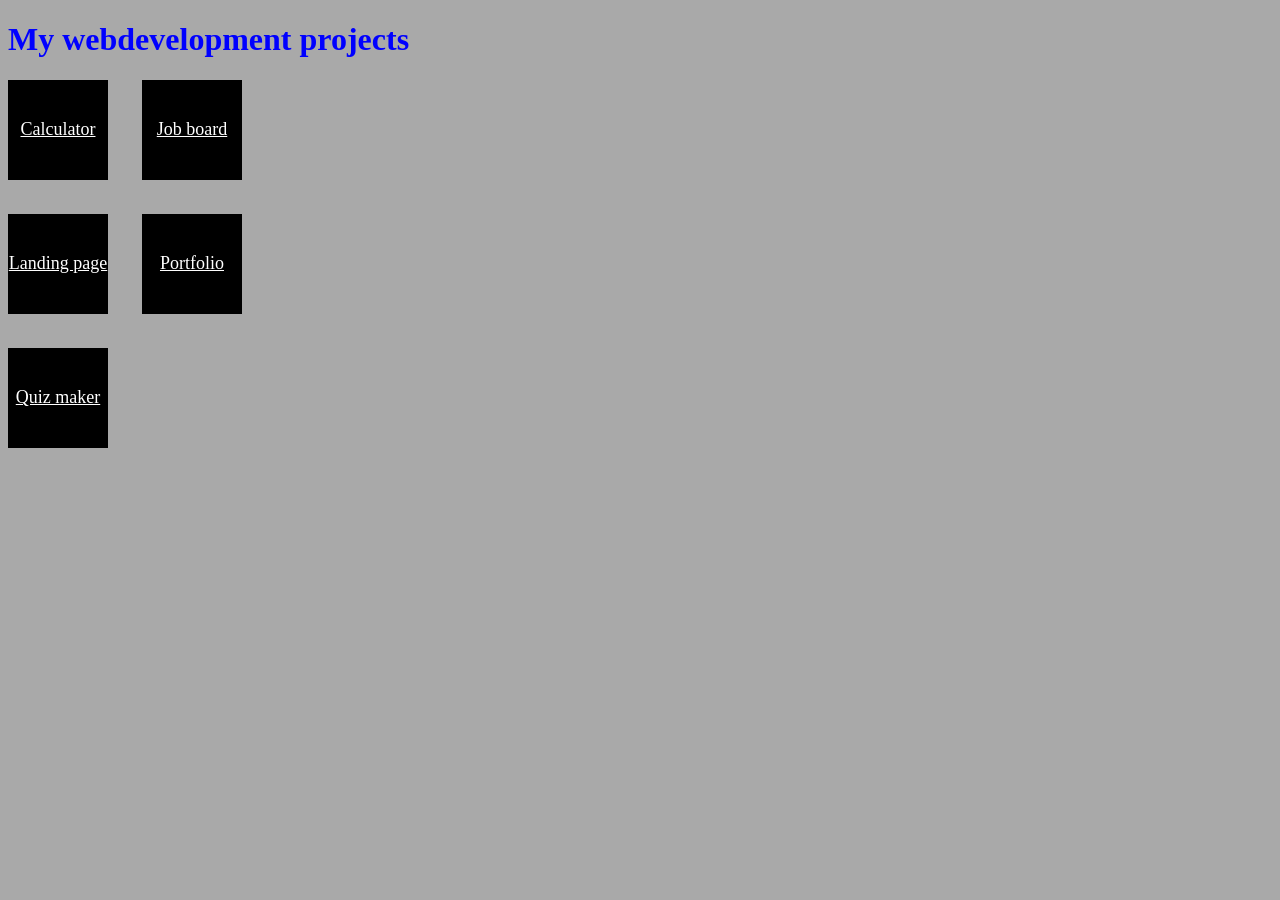
<file: index.html>
<!DOCTYPE html>
<html lang="en">
<head>
    <meta charset="UTF-8">
    <meta name="viewport" content="width=device-width, initial-scale=1.0">
    <title>My webdevelopment projects</title>
</head>
<body>
    <h1>My webdevelopment projects</h1>
    <div class="work">
        
    
    <a href="CALCULATER/" id="grid1">Calculator</a>
    <a href="JOB BOARD/" id="grid2">Job board</a>
    <a href="land/" id="grid3">Landing page</a>
    <a href="ONLINE PORTFOLIO/" id="grid4">Portfolio</a>
    <a href="QUIZ MAKER/" id="grid5">Quiz maker</a>
        
    </div>
    <style>
        h1{
            color: blue;
        }
        body{
            background-color: darkgray;
        }
        .work{
            display: grid;
            grid-template-columns: repeat(2,100px);
            row-gap: 34px;
            column-gap: 34px;
        }
        #grid1{
            font-size:large;
            display: flex;
            align-items: center;
            justify-content: center;
            color:white;
            height: 100px;
            width: 100px;
            background-color:black;
        }
        #grid2{
            font-size:large;
            display: flex;
            align-items: center;
            justify-content: center;
           color:white;
            height: 100px;
            width: 100px;
            background-color: black;
        }
        #grid3{
            font-size:large;
            display: flex;
            align-items: center;
            justify-content: center;
            color:white;
            height: 100px;
            width: 100px;
            background-color: black;
        }
        #grid4{
            font-size:large;
            display: flex;
            align-items: center;
            justify-content: center;
            color:white;
            height: 100px;
            width: 100px;
            background-color: black;  
        }
        #grid5{
            font-size:large;
            display: flex;
            align-items: center;
            justify-content: center;
            color:white;
            height: 100px;
            width: 100px;
            background-color: black;
        }
    </style> 
</body>
</html>
</file>
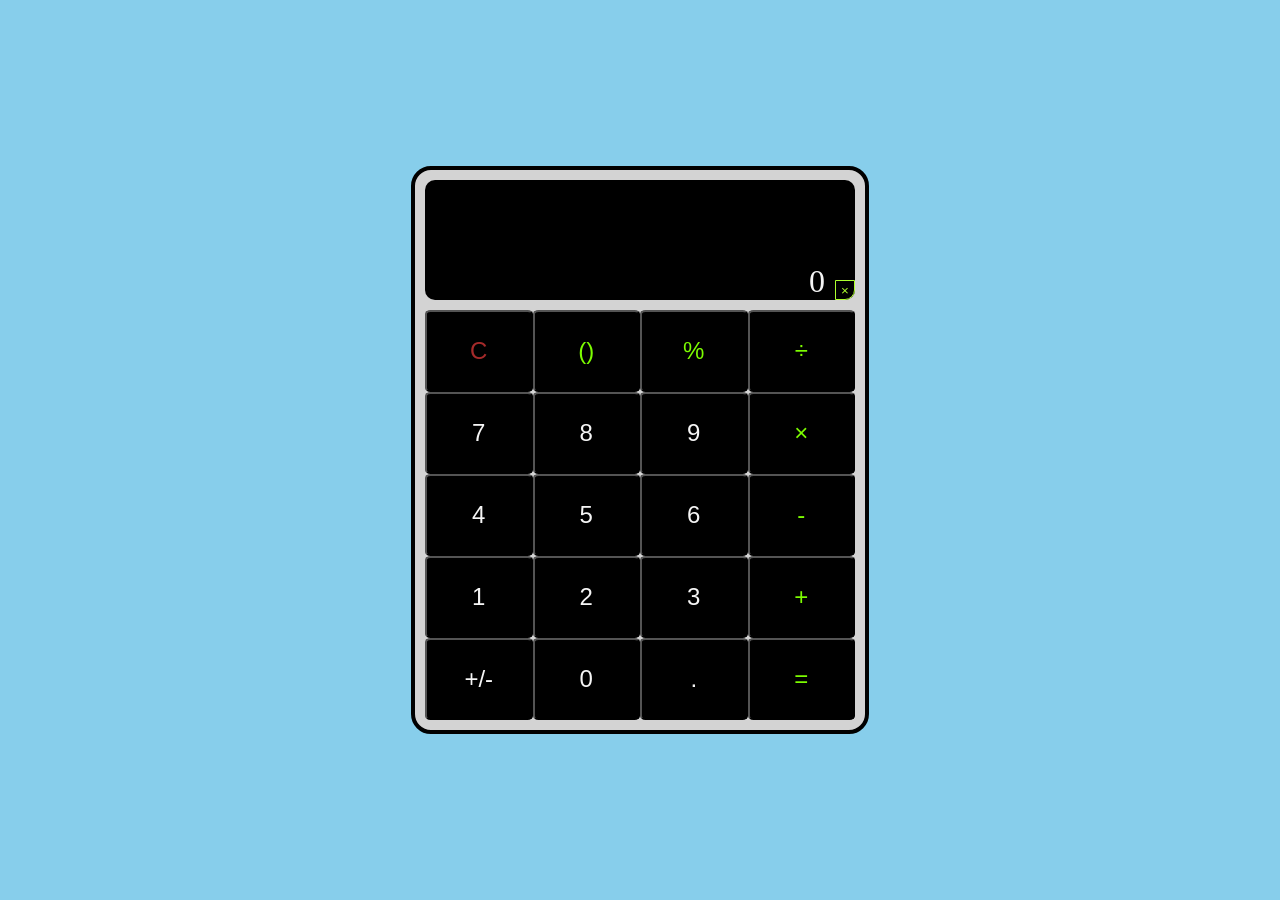
<file: CALCULATER/index.html>
<!DOCTYPE html>
<html lang="en">

<head>
    <meta charset="UTF-8">
    <meta name="viewport" content="width=device-width, initial-scale=1.0">
    <title>calculator</title>
    <link rel="stylesheet" href="style.css">
    <script src="script.js"></script>

</head>

<body class="whole">
    <main class="cal">
        <div class="display">
            <button id="delete">×</button>

        </div>
        <div class="buttons">
            <button id="c">C</button> <button id="green">()</button> <button id="green">%</button> <button id="green">÷</button>
            <button>7</button> <button>8</button> <button>9</button> <button id="green">×</button>
            <button>4</button> <button>5</button> <button>6</button> <button id="green">-</button>
            <button>1</button> <button>2</button> <button>3</button> <button id="green">+</button>
            <button>+/-</button> <button>0</button> <button>.</button> <button id="green">=</button>
        </div>

    </main>



</body>

</html>
</file>
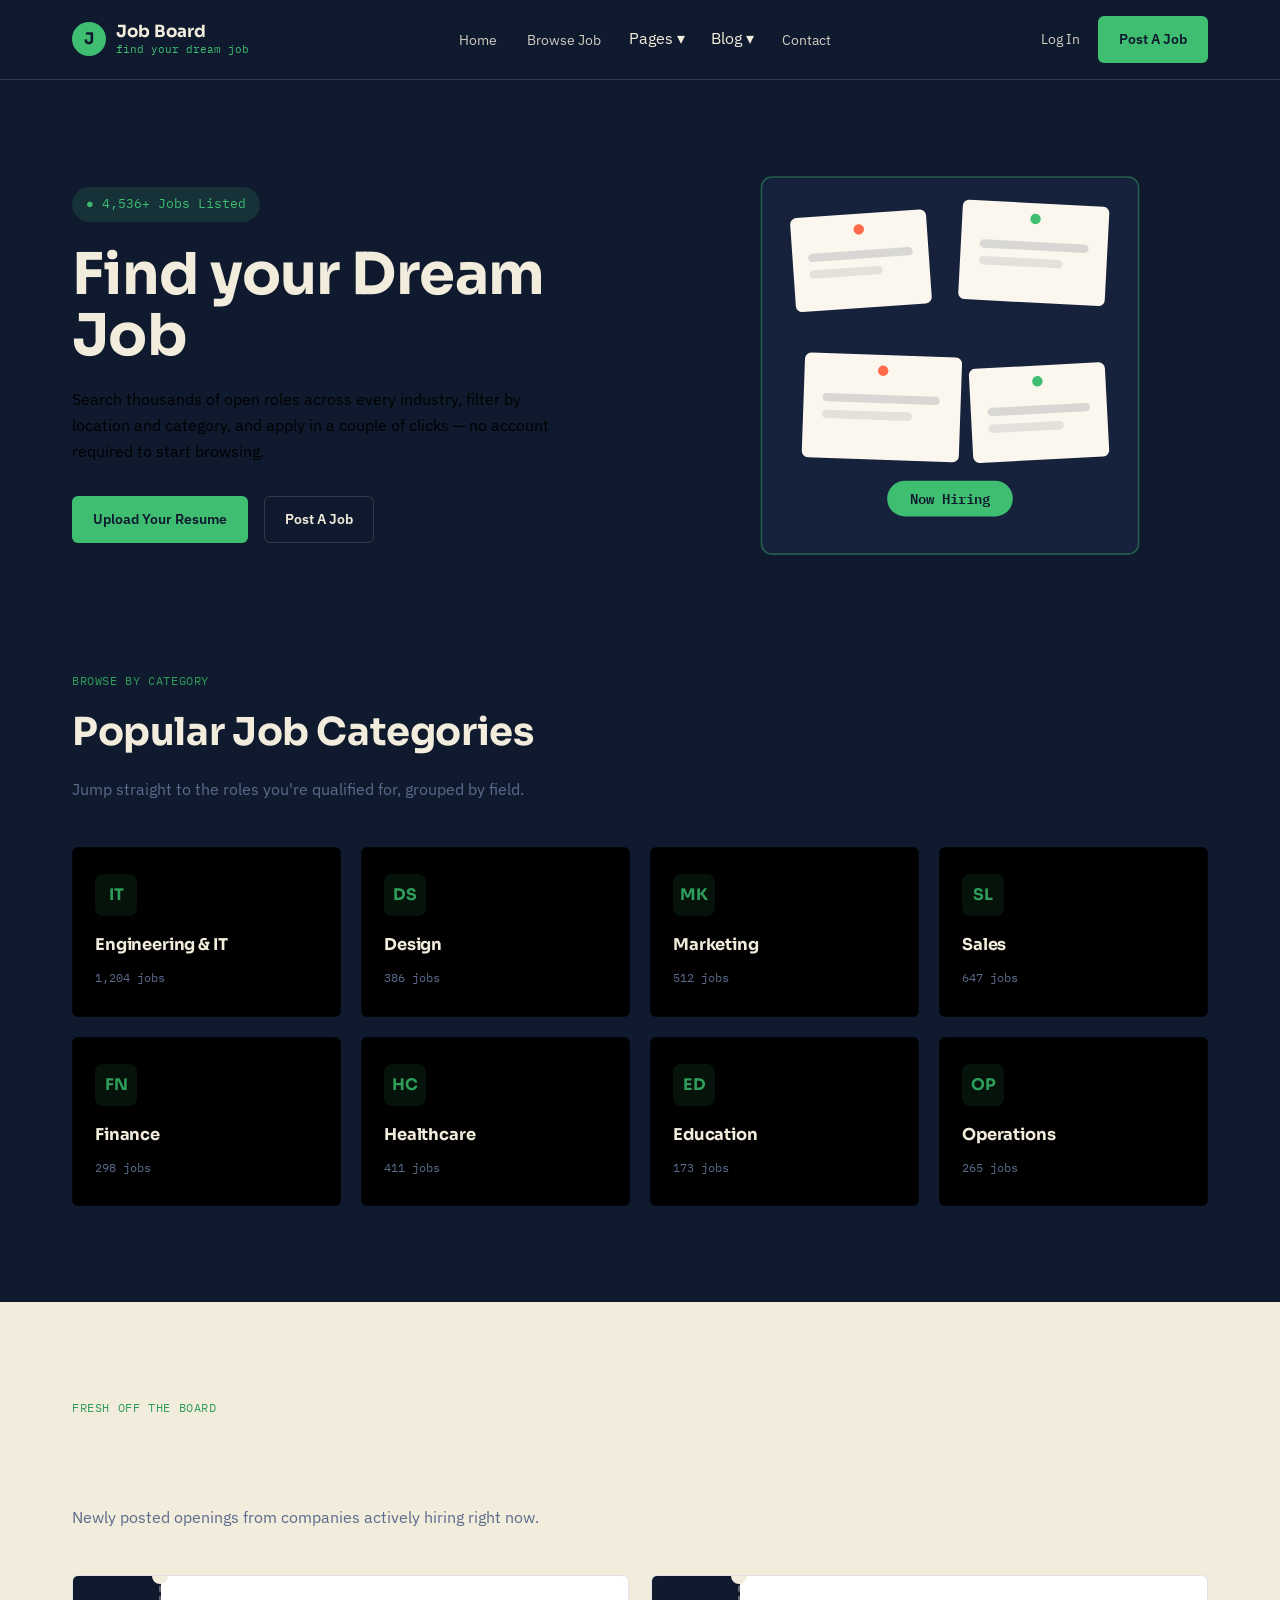
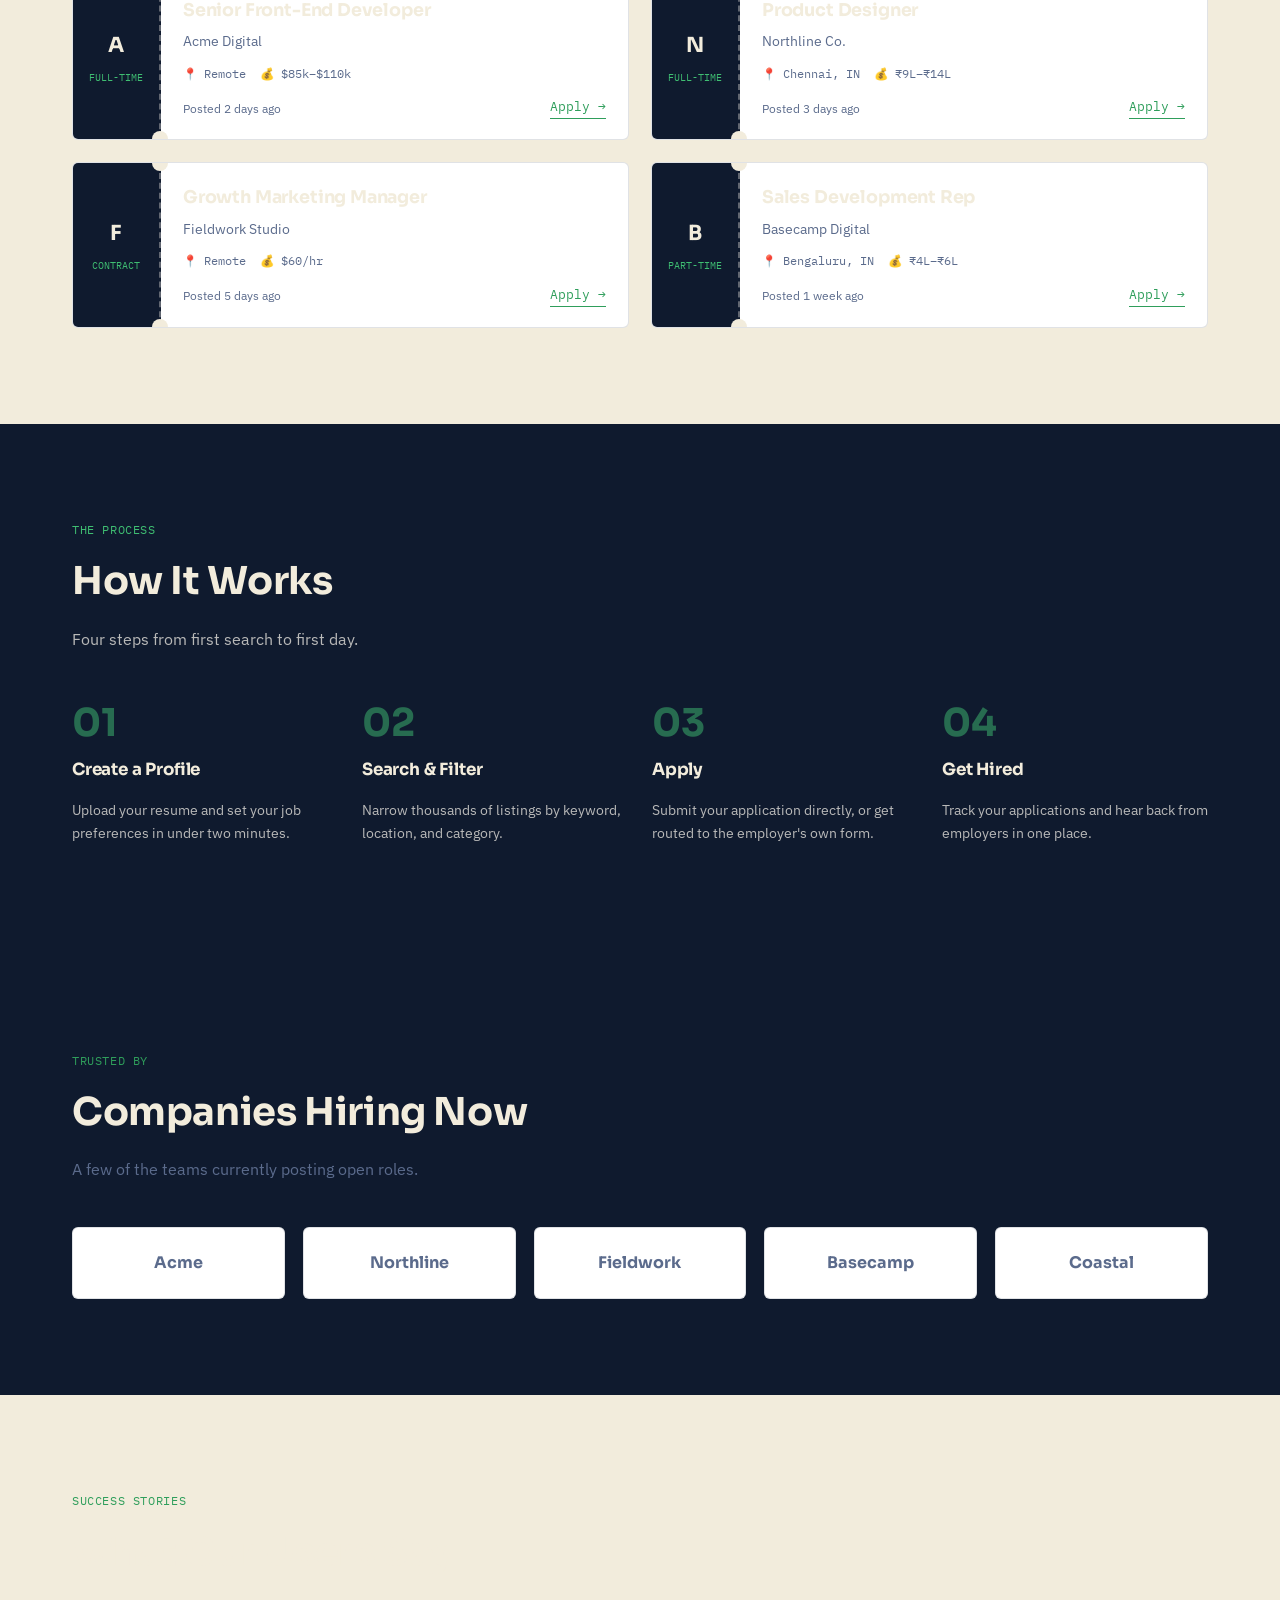
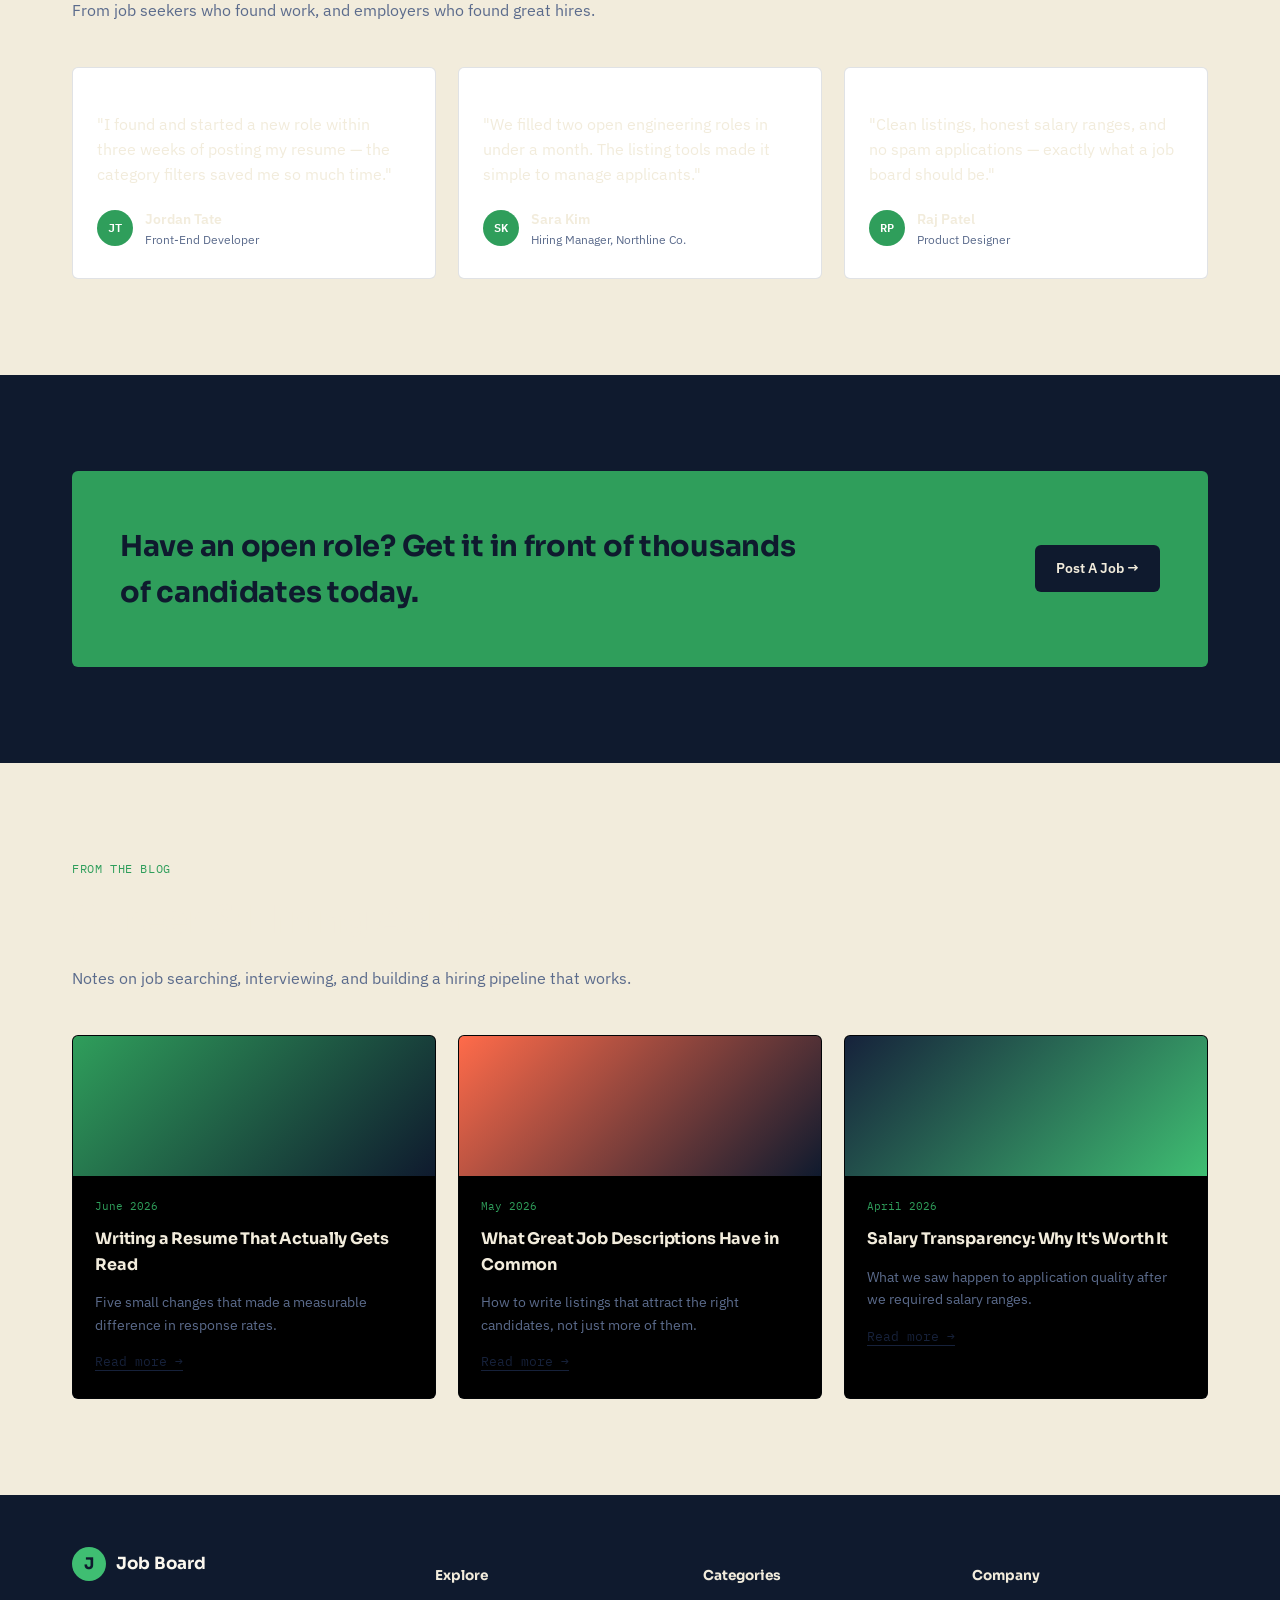
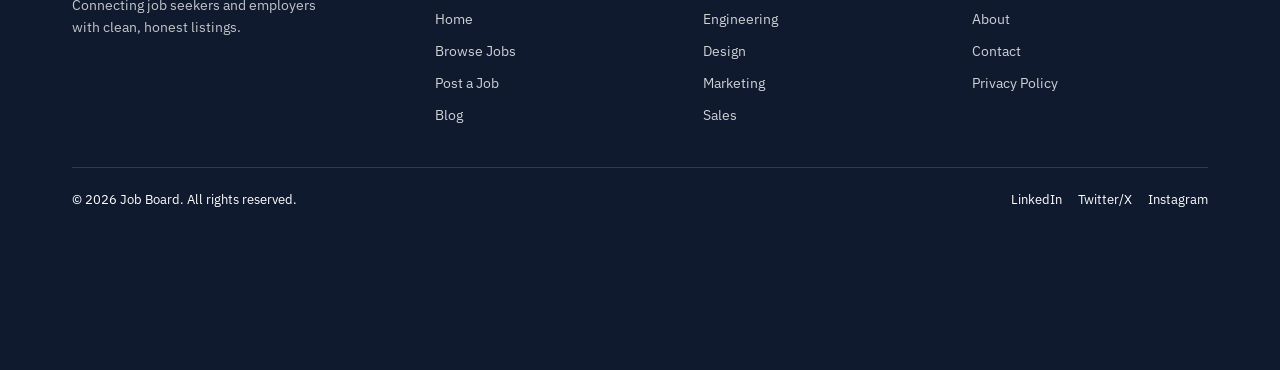
<file: JOB BOARD/index.html>
<!DOCTYPE html>
<html lang="en">
<head>
<meta charset="UTF-8">
<meta name="viewport" content="width=device-width, initial-scale=1.0">
<title>Job Board — Find Your Dream Job</title>
<link rel="preconnect" href="https://fonts.googleapis.com">
<link href="https://fonts.googleapis.com/css2?family=Sora:wght@600;700;800&family=IBM+Plex+Sans:wght@400;500;600&family=IBM+Plex+Mono:wght@400;500;600&display=swap" rel="stylesheet">
<link rel="stylesheet" href="jobboard.css">
</head>
<body>

<header class="site-nav">
  <div class="nav-inner">
    <div class="brand">
      <div class="brand-mark">J</div>
      <div class="brand-text">
        <span class="brand-name">Job Board</span>
        <span class="brand-tag">find your dream job</span>
      </div>
    </div>
    <button class="nav-toggle" id="navToggle" aria-label="Toggle navigation" aria-expanded="false">☰</button>
    <nav class="menu" id="navMenu">
      <a href="#home">Home</a>
      <a href="#jobs">Browse Job</a>
      <div class="has-dropdown">
        <a href="#">Pages ▾</a>
        <div class="dropdown">
          <a href="#">About</a>
          <a href="#">Pricing</a>
          <a href="#">FAQ</a>
        </div>
      </div>
      <div class="has-dropdown">
        <a href="#blog">Blog ▾</a>
        <div class="dropdown">
          <a href="#blog">Blog List</a>
          <a href="#blog">Blog Single</a>
        </div>
      </div>
      <a href="#contact">Contact</a>
    </nav>
    <div class="nav-actions">
      <a href="#" class="login-link">Log In</a>
      <a href="#post" class="btn btn-green">Post A Job</a>
    </div>
  </div>
</header>

<!-- ============ HERO ============ -->
<section class="hero" id="home">
  <div class="wrap hero-grid">
    <div class="hero-copy">
      <span class="stat-pill">● 4,536+ Jobs Listed</span>
      <h1>Find your Dream Job</h1>
      <p class="lede">Search thousands of open roles across every industry, filter by location and category, and apply in a couple of clicks — no account required to start browsing.</p>
      <div class="cta-row">
        <a href="#jobs" class="btn btn-green">Upload Your Resume</a>
        <a href="#post" class="btn btn-outline-light">Post A Job</a>
      </div>
    </div>
    <div class="hero-art">
      <!-- Original bulletin-board illustration, not a copy of the reference graphic -->
      <svg viewBox="0 0 420 400" xmlns="http://www.w3.org/2000/svg" role="img" aria-label="Abstract illustration of a bulletin board with pinned job listing cards">
        <rect x="30" y="20" width="360" height="360" rx="10" fill="#16223B" stroke="#3FBE72" stroke-width="1.5" stroke-opacity="0.4"/>
        <g>
          <rect x="60" y="55" width="130" height="90" rx="6" fill="#FBF7EE" transform="rotate(-4 125 100)"/>
          <circle cx="125" cy="70" r="5" fill="#FF6B4A" transform="rotate(-4 125 100)"/>
          <rect x="75" y="90" width="100" height="8" rx="4" fill="#16213A" opacity="0.15" transform="rotate(-4 125 100)"/>
          <rect x="75" y="106" width="70" height="8" rx="4" fill="#16213A" opacity="0.1" transform="rotate(-4 125 100)"/>
        </g>
        <g>
          <rect x="220" y="45" width="140" height="95" rx="6" fill="#FBF7EE" transform="rotate(3 290 92)"/>
          <circle cx="290" cy="60" r="5" fill="#3FBE72" transform="rotate(3 290 92)"/>
          <rect x="238" y="82" width="104" height="8" rx="4" fill="#16213A" opacity="0.15" transform="rotate(3 290 92)"/>
          <rect x="238" y="98" width="80" height="8" rx="4" fill="#16213A" opacity="0.1" transform="rotate(3 290 92)"/>
        </g>
        <g>
          <rect x="70" y="190" width="150" height="100" rx="6" fill="#FBF7EE" transform="rotate(2 145 240)"/>
          <circle cx="145" cy="205" r="5" fill="#FF6B4A" transform="rotate(2 145 240)"/>
          <rect x="88" y="228" width="112" height="8" rx="4" fill="#16213A" opacity="0.15" transform="rotate(2 145 240)"/>
          <rect x="88" y="244" width="86" height="8" rx="4" fill="#16213A" opacity="0.1" transform="rotate(2 145 240)"/>
        </g>
        <g>
          <rect x="230" y="200" width="130" height="90" rx="6" fill="#FBF7EE" transform="rotate(-3 295 245)"/>
          <circle cx="295" cy="215" r="5" fill="#3FBE72" transform="rotate(-3 295 245)"/>
          <rect x="246" y="238" width="98" height="8" rx="4" fill="#16213A" opacity="0.15" transform="rotate(-3 295 245)"/>
          <rect x="246" y="254" width="72" height="8" rx="4" fill="#16213A" opacity="0.1" transform="rotate(-3 295 245)"/>
        </g>
        <rect x="150" y="310" width="120" height="34" rx="17" fill="#3FBE72"/>
        <text x="210" y="332" text-anchor="middle" font-family="IBM Plex Mono, monospace" font-size="13" fill="#0F1A2E" font-weight="600">Now Hiring</text>
      </svg>
    </div>
  </div>


<!-- ============ CATEGORIES ============ -->
<section id="categories">
  <div class="wrap">
    <div class="section-head">
      <span class="eyebrow">Browse by category</span>
      <h2>Popular Job Categories</h2>
      <p>Jump straight to the roles you're qualified for, grouped by field.</p>
    </div>
    <div class="cat-grid">
      <div class="cat-card"><div class="cat-icon">IT</div><h3>Engineering &amp; IT</h3><span class="cat-count">1,204 jobs</span></div>
      <div class="cat-card"><div class="cat-icon">DS</div><h3>Design</h3><span class="cat-count">386 jobs</span></div>
      <div class="cat-card"><div class="cat-icon">MK</div><h3>Marketing</h3><span class="cat-count">512 jobs</span></div>
      <div class="cat-card"><div class="cat-icon">SL</div><h3>Sales</h3><span class="cat-count">647 jobs</span></div>
      <div class="cat-card"><div class="cat-icon">FN</div><h3>Finance</h3><span class="cat-count">298 jobs</span></div>
      <div class="cat-card"><div class="cat-icon">HC</div><h3>Healthcare</h3><span class="cat-count">411 jobs</span></div>
      <div class="cat-card"><div class="cat-icon">ED</div><h3>Education</h3><span class="cat-count">173 jobs</span></div>
      <div class="cat-card"><div class="cat-icon">OP</div><h3>Operations</h3><span class="cat-count">265 jobs</span></div>
    </div>
  </div>
</section>

<!-- ============ FEATURED JOBS (ticket-stub cards) ============ -->
<section class="section-alt" id="jobs">
  <div class="wrap">
    <div class="section-head">
      <span class="eyebrow">Fresh off the board</span>
      <h2>Latest Job Listings</h2>
      <p>Newly posted openings from companies actively hiring right now.</p>
    </div>
    <div class="job-grid">
      <div class="ticket">
        <div class="ticket-stub"><span class="ticket-logo">A</span><span class="ticket-type">FULL-TIME</span></div>
        <div class="ticket-body">
          <h3>Senior Front-End Developer</h3>
          <div class="ticket-company">Acme Digital</div>
          <div class="ticket-meta"><span>📍 Remote</span><span>💰 $85k–$110k</span></div>
          <div class="ticket-footer"><span class="ticket-posted">Posted 2 days ago</span><a href="#" class="ticket-apply">Apply →</a></div>
        </div>
      </div>
      <div class="ticket">
        <div class="ticket-stub"><span class="ticket-logo">N</span><span class="ticket-type">FULL-TIME</span></div>
        <div class="ticket-body">
          <h3>Product Designer</h3>
          <div class="ticket-company">Northline Co.</div>
          <div class="ticket-meta"><span>📍 Chennai, IN</span><span>💰 ₹9L–₹14L</span></div>
          <div class="ticket-footer"><span class="ticket-posted">Posted 3 days ago</span><a href="#" class="ticket-apply">Apply →</a></div>
        </div>
      </div>
      <div class="ticket">
        <div class="ticket-stub"><span class="ticket-logo">F</span><span class="ticket-type">CONTRACT</span></div>
        <div class="ticket-body">
          <h3>Growth Marketing Manager</h3>
          <div class="ticket-company">Fieldwork Studio</div>
          <div class="ticket-meta"><span>📍 Remote</span><span>💰 $60/hr</span></div>
          <div class="ticket-footer"><span class="ticket-posted">Posted 5 days ago</span><a href="#" class="ticket-apply">Apply →</a></div>
        </div>
      </div>
      <div class="ticket">
        <div class="ticket-stub"><span class="ticket-logo">B</span><span class="ticket-type">PART-TIME</span></div>
        <div class="ticket-body">
          <h3>Sales Development Rep</h3>
          <div class="ticket-company">Basecamp Digital</div>
          <div class="ticket-meta"><span>📍 Bengaluru, IN</span><span>💰 ₹4L–₹6L</span></div>
          <div class="ticket-footer"><span class="ticket-posted">Posted 1 week ago</span><a href="#" class="ticket-apply">Apply →</a></div>
        </div>
      </div>
    </div>
  </div>
</section>

<!-- ============ HOW IT WORKS ============ -->
<section class="section-dark" id="how">
  <div class="wrap">
    <div class="section-head">
      <span class="eyebrow">The process</span>
      <h2>How It Works</h2>
      <p>Four steps from first search to first day.</p>
    </div>
    <div class="steps-grid">
      <div class="step"><div class="step-num">01</div><h3>Create a Profile</h3><p>Upload your resume and set your job preferences in under two minutes.</p></div>
      <div class="step"><div class="step-num">02</div><h3>Search &amp; Filter</h3><p>Narrow thousands of listings by keyword, location, and category.</p></div>
      <div class="step"><div class="step-num">03</div><h3>Apply</h3><p>Submit your application directly, or get routed to the employer's own form.</p></div>
      <div class="step"><div class="step-num">04</div><h3>Get Hired</h3><p>Track your applications and hear back from employers in one place.</p></div>
    </div>
  </div>
</section>

<!-- ============ COMPANIES ============ -->
<section>
  <div class="wrap">
    <div class="section-head">
      <span class="eyebrow">Trusted by</span>
      <h2>Companies Hiring Now</h2>
      <p>A few of the teams currently posting open roles.</p>
    </div>
    <div class="company-grid">
      <div class="company-logo">Acme</div>
      <div class="company-logo">Northline</div>
      <div class="company-logo">Fieldwork</div>
      <div class="company-logo">Basecamp</div>
      <div class="company-logo">Coastal</div>
    </div>
  </div>
</section>

<!-- ============ TESTIMONIALS ============ -->
<section class="section-alt">
  <div class="wrap">
    <div class="section-head">
      <span class="eyebrow">Success stories</span>
      <h2>What Our Users Say</h2>
      <p>From job seekers who found work, and employers who found great hires.</p>
    </div>
    <div class="testi-grid">
      <div class="testi-card">
        <p class="quote">"I found and started a new role within three weeks of posting my resume — the category filters saved me so much time."</p>
        <div class="testi-person"><div class="avatar-mono">JT</div><div><div class="testi-name">Jordan Tate</div><div class="testi-role">Front-End Developer</div></div></div>
      </div>
      <div class="testi-card">
        <p class="quote">"We filled two open engineering roles in under a month. The listing tools made it simple to manage applicants."</p>
        <div class="testi-person"><div class="avatar-mono">SK</div><div><div class="testi-name">Sara Kim</div><div class="testi-role">Hiring Manager, Northline Co.</div></div></div>
      </div>
      <div class="testi-card">
        <p class="quote">"Clean listings, honest salary ranges, and no spam applications — exactly what a job board should be."</p>
        <div class="testi-person"><div class="avatar-mono">RP</div><div><div class="testi-name">Raj Patel</div><div class="testi-role">Product Designer</div></div></div>
      </div>
    </div>
  </div>
</section>

<!-- ============ CTA BANNER ============ -->
<section id="post">
  <div class="wrap">
    <div class="cta-banner">
      <h2>Have an open role? Get it in front of thousands of candidates today.</h2>
      <a href="#" class="btn btn-navy">Post A Job →</a>
    </div>
  </div>
</section>

<!-- ============ BLOG ============ -->
<section class="section-alt" id="blog">
  <div class="wrap">
    <div class="section-head">
      <span class="eyebrow">From the blog</span>
      <h2>Career &amp; Hiring Advice</h2>
      <p>Notes on job searching, interviewing, and building a hiring pipeline that works.</p>
    </div>
    <div class="blog-grid">
      <div class="blog-card">
        <div class="blog-thumb" style="background:linear-gradient(135deg,#2F9E5B,#0F1A2E);"></div>
        <div class="blog-card-body">
          <span class="blog-date">June 2026</span>
          <h3>Writing a Resume That Actually Gets Read</h3>
          <p>Five small changes that made a measurable difference in response rates.</p>
          <a href="#" class="blog-link">Read more →</a>
        </div>
      </div>
      <div class="blog-card">
        <div class="blog-thumb" style="background:linear-gradient(135deg,#FF6B4A,#0F1A2E);"></div>
        <div class="blog-card-body">
          <span class="blog-date">May 2026</span>
          <h3>What Great Job Descriptions Have in Common</h3>
          <p>How to write listings that attract the right candidates, not just more of them.</p>
          <a href="#" class="blog-link">Read more →</a>
        </div>
      </div>
      <div class="blog-card">
        <div class="blog-thumb" style="background:linear-gradient(135deg,#16223B,#3FBE72);"></div>
        <div class="blog-card-body">
          <span class="blog-date">April 2026</span>
          <h3>Salary Transparency: Why It's Worth It</h3>
          <p>What we saw happen to application quality after we required salary ranges.</p>
          <a href="#" class="blog-link">Read more →</a>
        </div>
      </div>
    </div>
  </div>
</section>

<footer id="contact">
  <div class="wrap">
    <div class="footer-grid">
      <div class="footer-col">
        <div class="brand" style="margin-bottom:14px;">
          <div class="brand-mark">J</div>
          <div class="brand-text"><span class="brand-name" style="color:#FBF7EE;">Job Board</span></div>
        </div>
        <p style="font-size:0.85rem; max-width:32ch; opacity:0.75;">Connecting job seekers and employers with clean, honest listings.</p>
      </div>
      <div class="footer-col">
        <h4>Explore</h4>
        <a href="#home">Home</a>
        <a href="#jobs">Browse Jobs</a>
        <a href="#post">Post a Job</a>
        <a href="#blog">Blog</a>
      </div>
      <div class="footer-col">
        <h4>Categories</h4>
        <a href="#categories">Engineering</a>
        <a href="#categories">Design</a>
        <a href="#categories">Marketing</a>
        <a href="#categories">Sales</a>
      </div>
      <div class="footer-col">
        <h4>Company</h4>
        <a href="#">About</a>
        <a href="#">Contact</a>
        <a href="#">Privacy Policy</a>
      </div>
    </div>
    <div class="footer-bottom">
      <span>© 2026 Job Board. All rights reserved.</span>
      <div style="display:flex; gap:16px;">
        <a href="#">LinkedIn</a>
        <a href="#">Twitter/X</a>
        <a href="#">Instagram</a>
      </div>
    </div>
  </div>
</footer>

<script>
  const navToggle = document.getElementById('navToggle');
  const navMenu = document.getElementById('navMenu');
  navToggle.addEventListener('click', () => {
    const isOpen = navMenu.classList.toggle('open');
    navToggle.setAttribute('aria-expanded', isOpen);
  });
  document.querySelectorAll('.has-dropdown > a').forEach(link => {
    link.addEventListener('click', (e) => {
      if (window.innerWidth <= 720) {
        e.preventDefault();
        link.parentElement.classList.toggle('open');
      }
    });
  });
  navMenu.querySelectorAll('a:not(.has-dropdown > a)').forEach(link => {
    link.addEventListener('click', () => {
      navMenu.classList.remove('open');
      navToggle.setAttribute('aria-expanded', 'false');
    });
  });
</script>

</body>
</html>
</file>
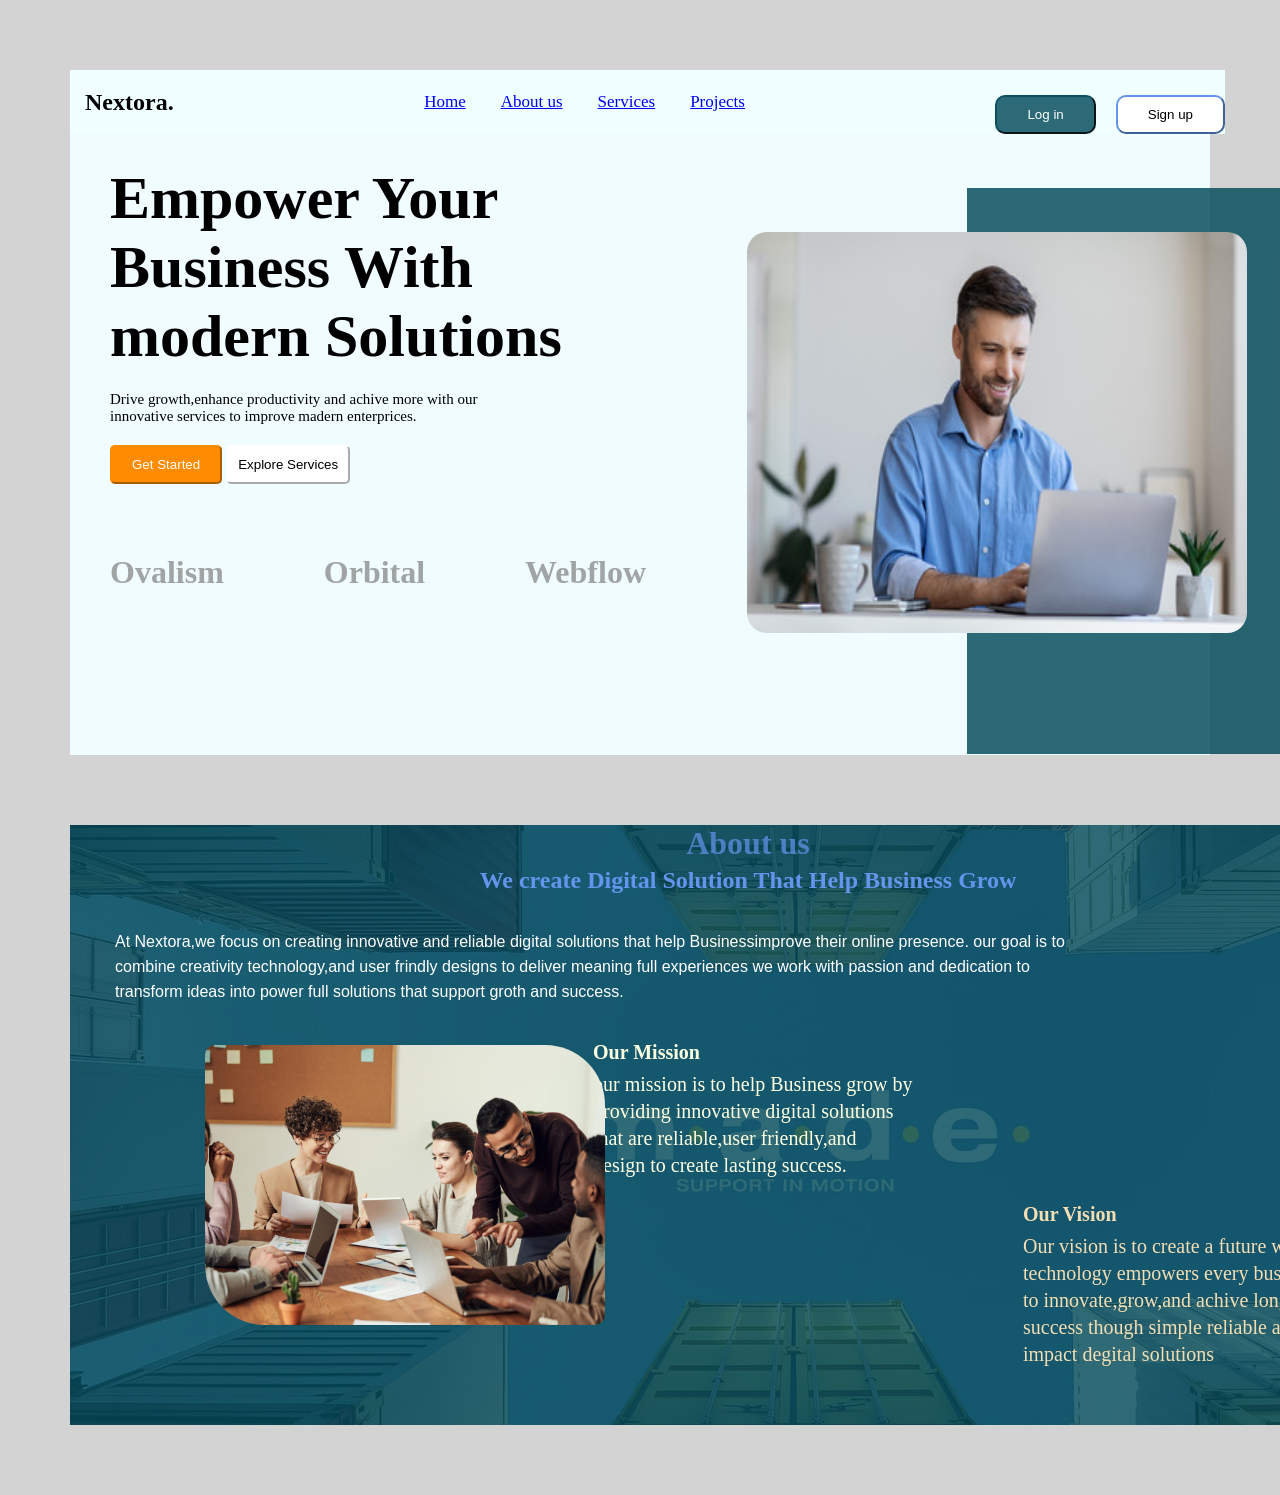
<file: land/index.html>
<!DOCTYPE html>
<html lang="en">

<head>
    <meta charset="UTF-8">
    <meta name="viewport" content="width=device-width, initial-scale=1.0">
    <title>LANDING PAGE</title>
    <link rel="stylesheet" href="trail.css">
</head>

<body id="all">
    <div class="main">
        <header>
            <div class="logo"> Nextora.</div>
            <div class="center">
                <a href="#home">Home</a>

                <a href="#aboutus">About us</a>

               <a href="services">Services</a>

                <a href="proj">Projects</a>
            </div>

            <div class="rightnav">
                <button class="login">Log in</button>
                <button class="sign">Sign up</button>
            </div>
        </header>
        <div class="hero" id="Home">
            <div class="left">
                <div class="heading">
                    <h1>Empower Your Business With modern Solutions</h1>
                </div>
                <div>
                    <p class="information">
                        Drive growth,enhance productivity and achive more with our innovative services to improve madern
                        enterprices.
                    </p>
                </div>
                <div class="buttons">
                    <button class="Gs">Get Started</button>
                    <button class="Es">Explore Services</button>
                </div>
                <div class="cologos">
                    <h3>Ovalism</h3>
                    <h3>Orbital</h3>
                    <h3>Webflow</h3>
                </div>
            </div>

            <div class="right">
                <div class="bluebox"></div>
                <img  src="images/menlaptop.jpg" alt="girl">
            </div>
        </div>
    </div>
    <main>
        <section id="aboutus">
            <div class="overlay">
                <div class="content">

                    <div class="title">
                        <h3>About us</h3>
                        <h2>We create Digital Solution That Help Business Grow </h2>
                    </div>
                    <div class="intro">
                        <p>At Nextora,we focus on creating innovative and reliable
                            digital solutions that help Businessimprove their online presence.
                            our goal is to combine creativity technology,and user frindly designs
                            to deliver meaning full experiences we work with passion and dedication
                            to transform ideas into power full solutions that support groth and success.</p>
                    </div>

                    <div class="hero2">
                        <div class="right2">
                            <div class="mission">
                                <h4> Our Mission</h4>
                                <p> our mission is to help Business grow by providing innovative digital
                                    solutions that are reliable,user friendly,and design to create lasting success.
                                </p>
                            </div>
                            <div class="vision">
                                <h4> Our Vision</h4>
                                <p> Our vision is to create a future where technology empowers every bussiness to
                                    innovate,grow,and achive longterm success though simple reliable and impact degital
                                    solutions
                                </p>
                            </div>
                        </div>
                        <div class="left2">
                            <img class="office" src="images/office.png" alt="office">
                        </div>
                    </div>
                </div>
            </div>
        </section>
    </main>
</body>
</html>
</file>
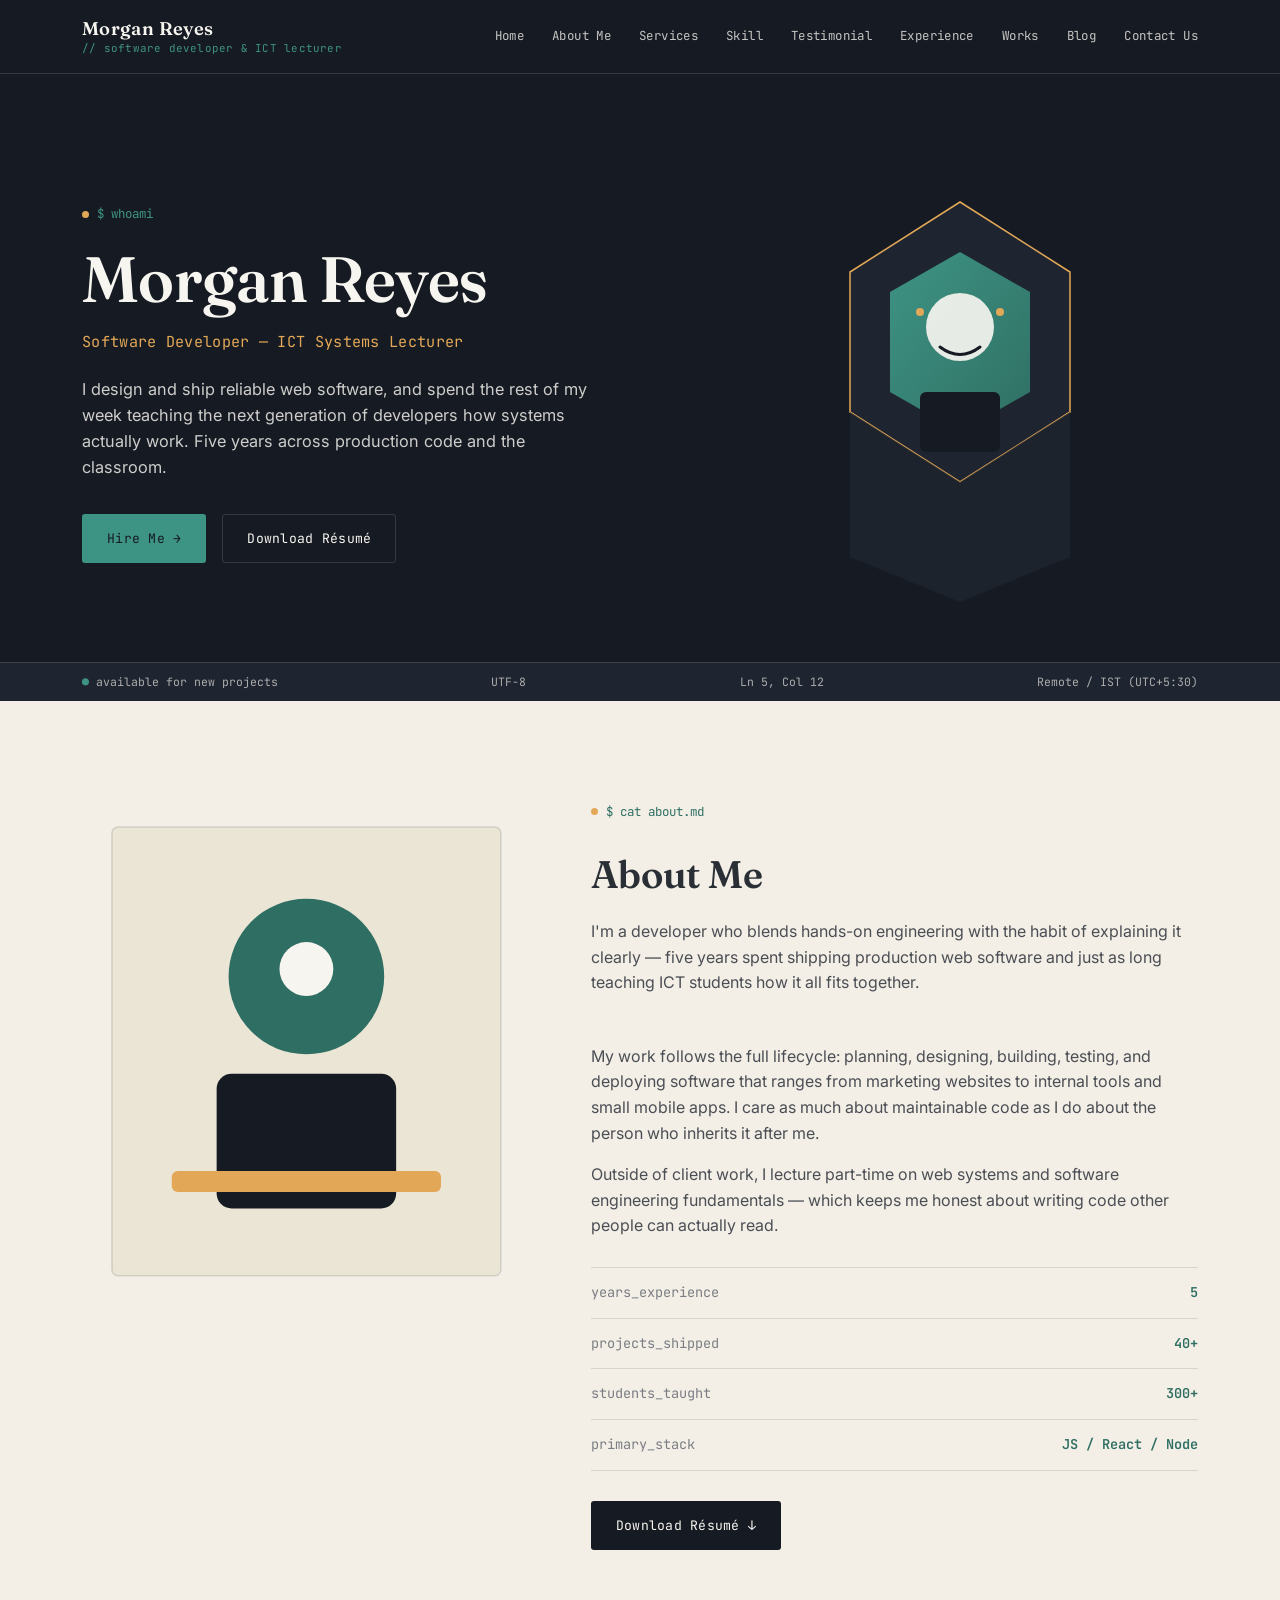
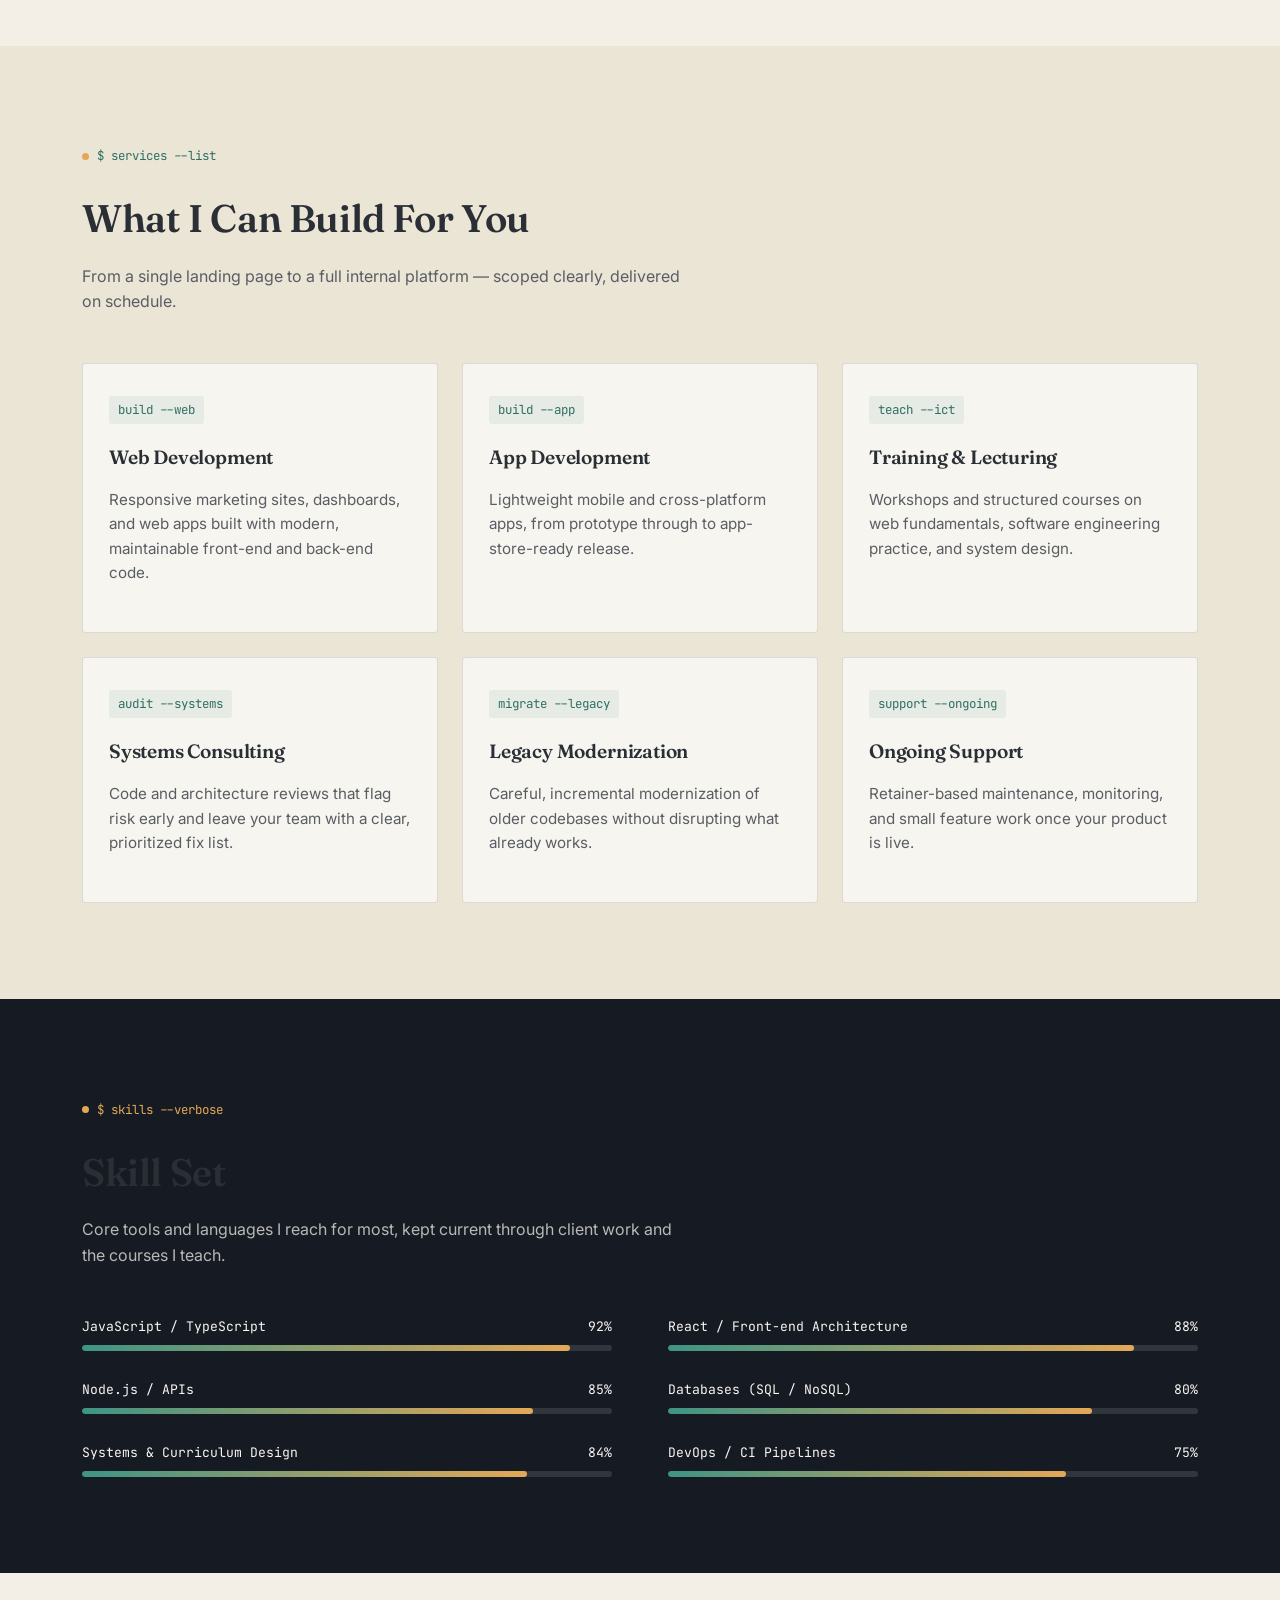
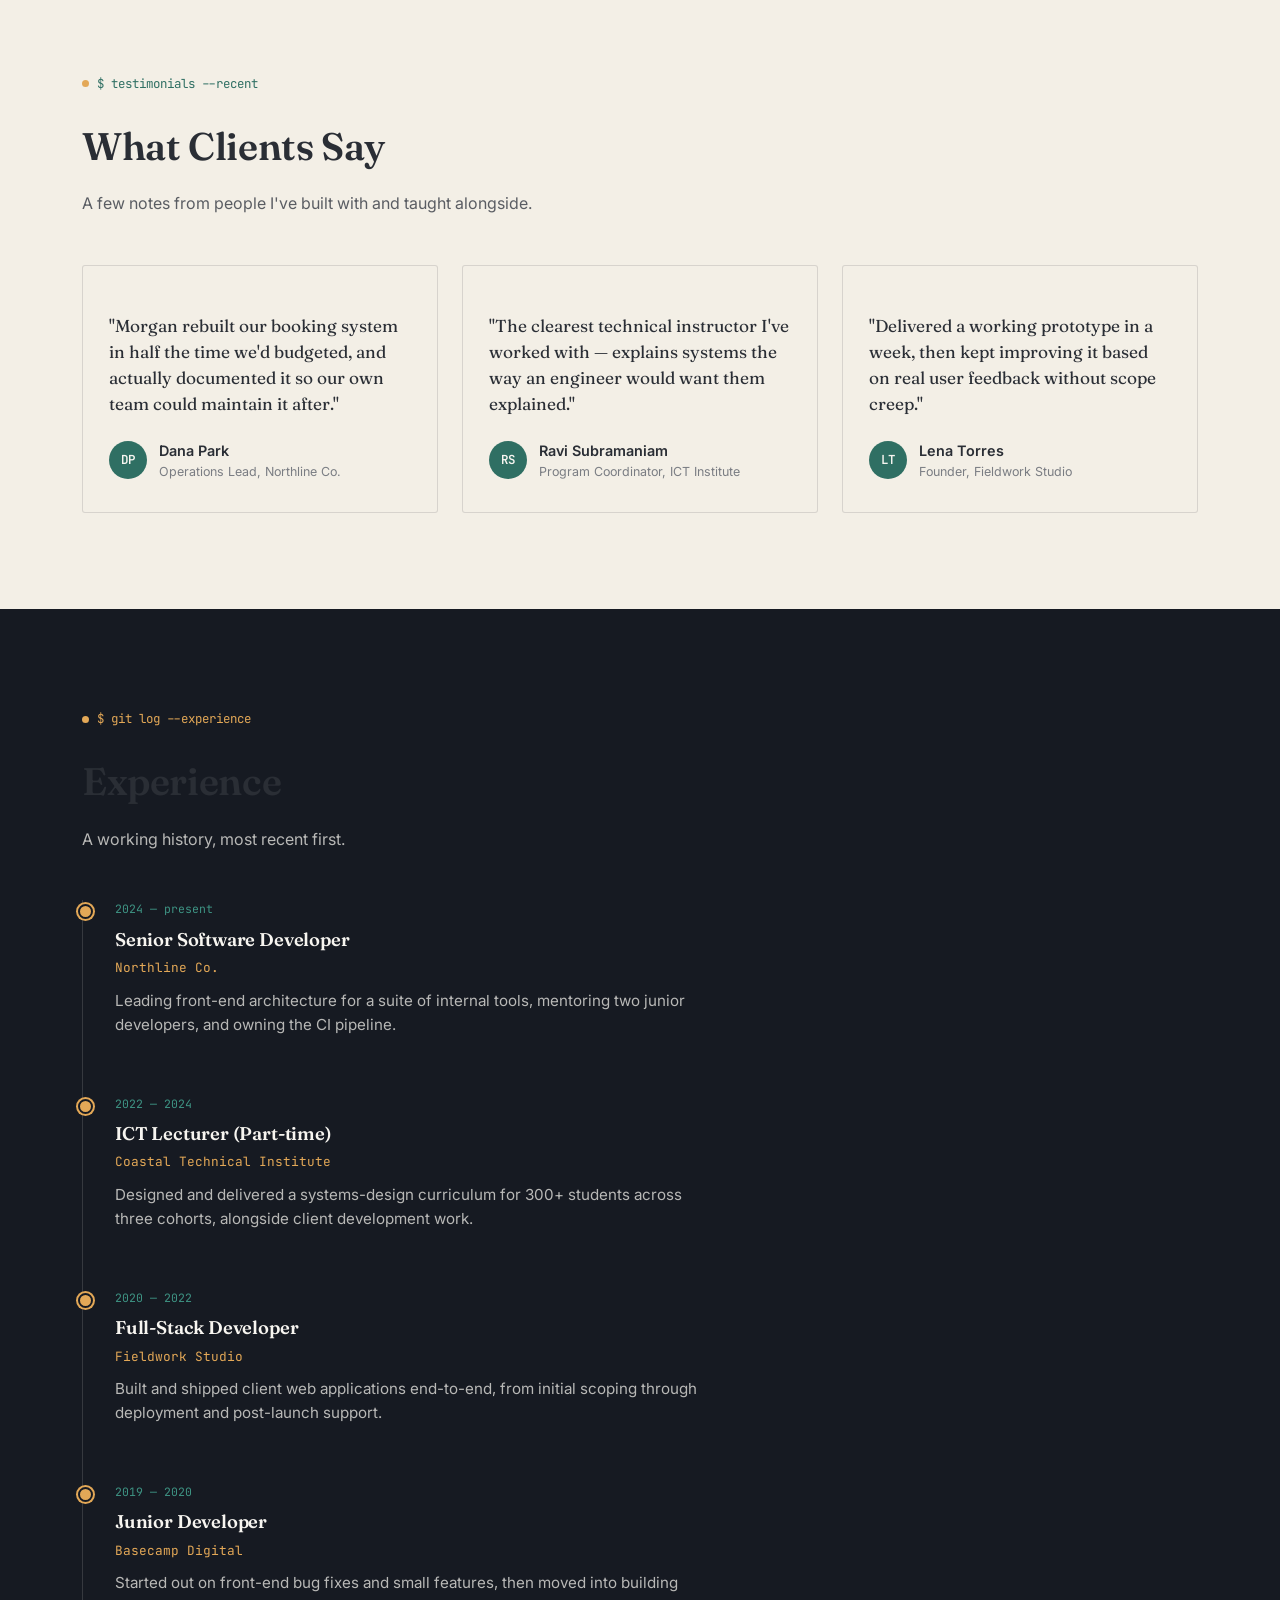
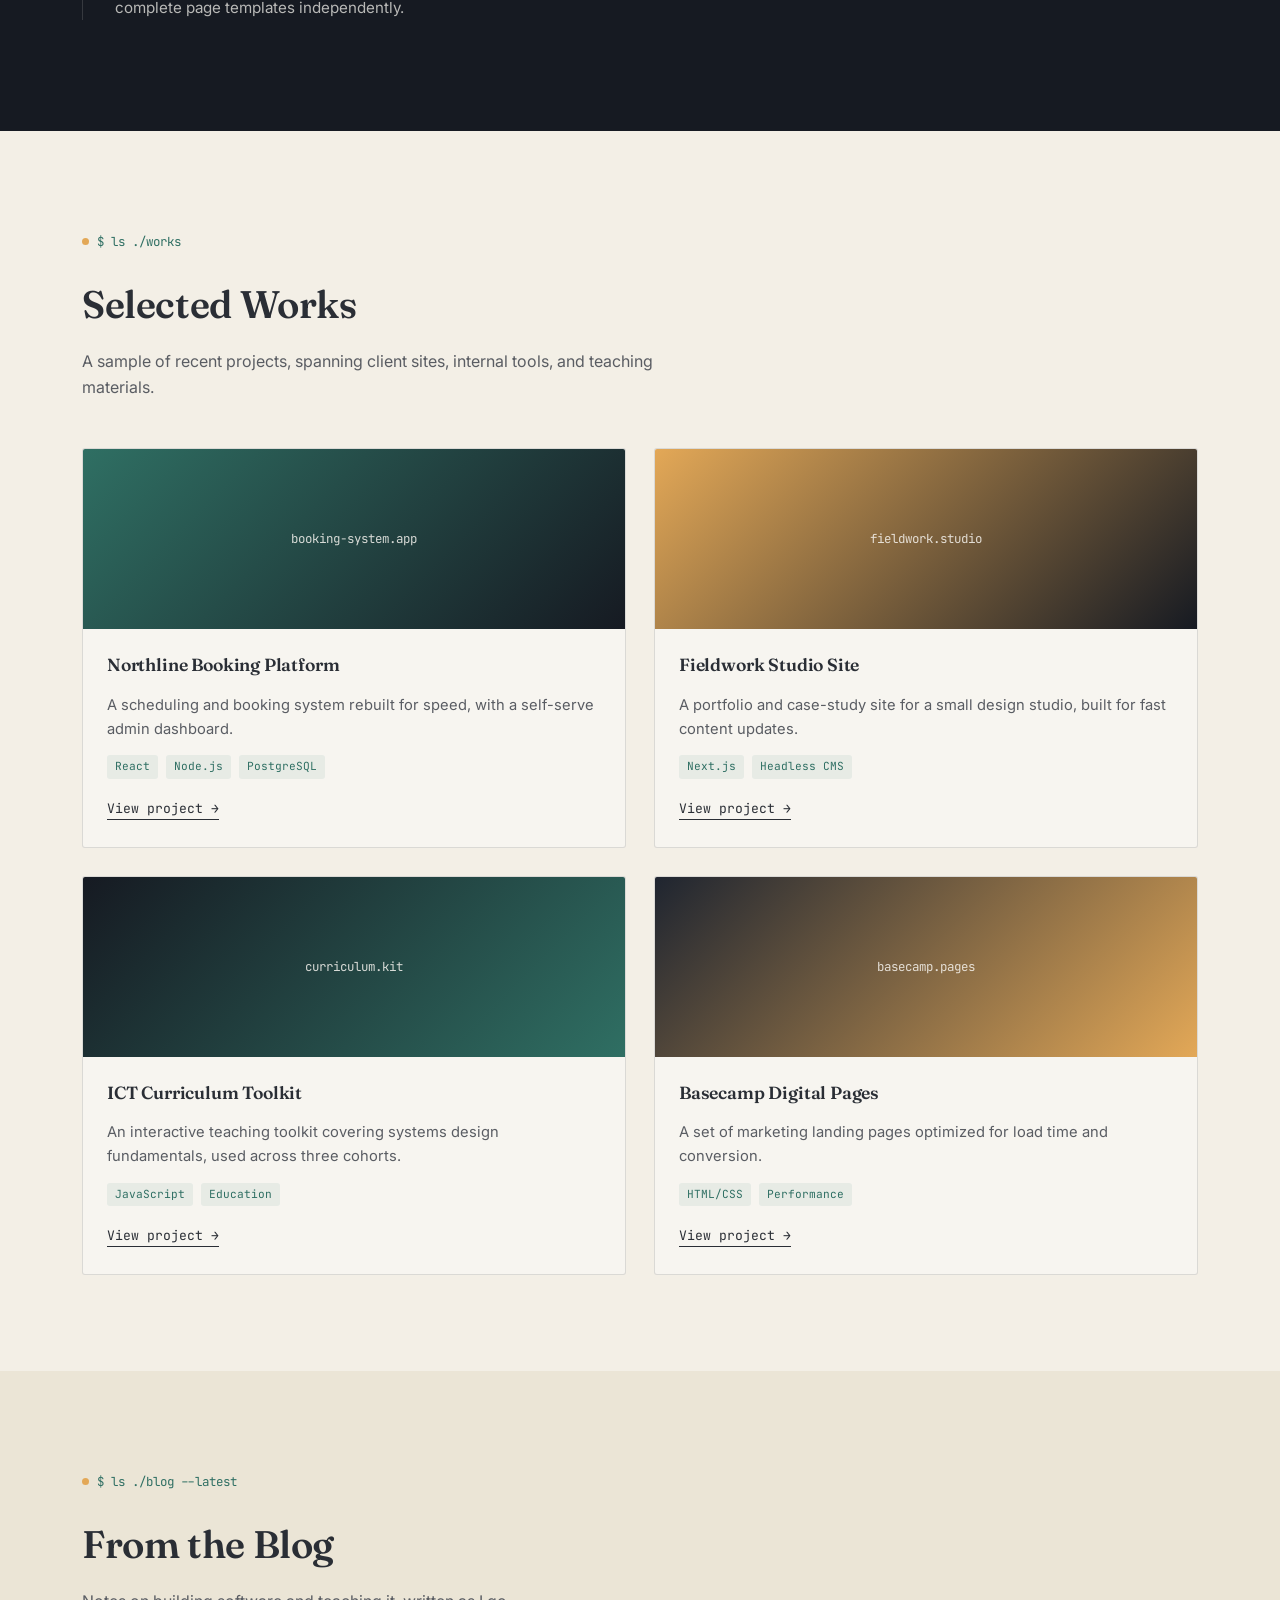
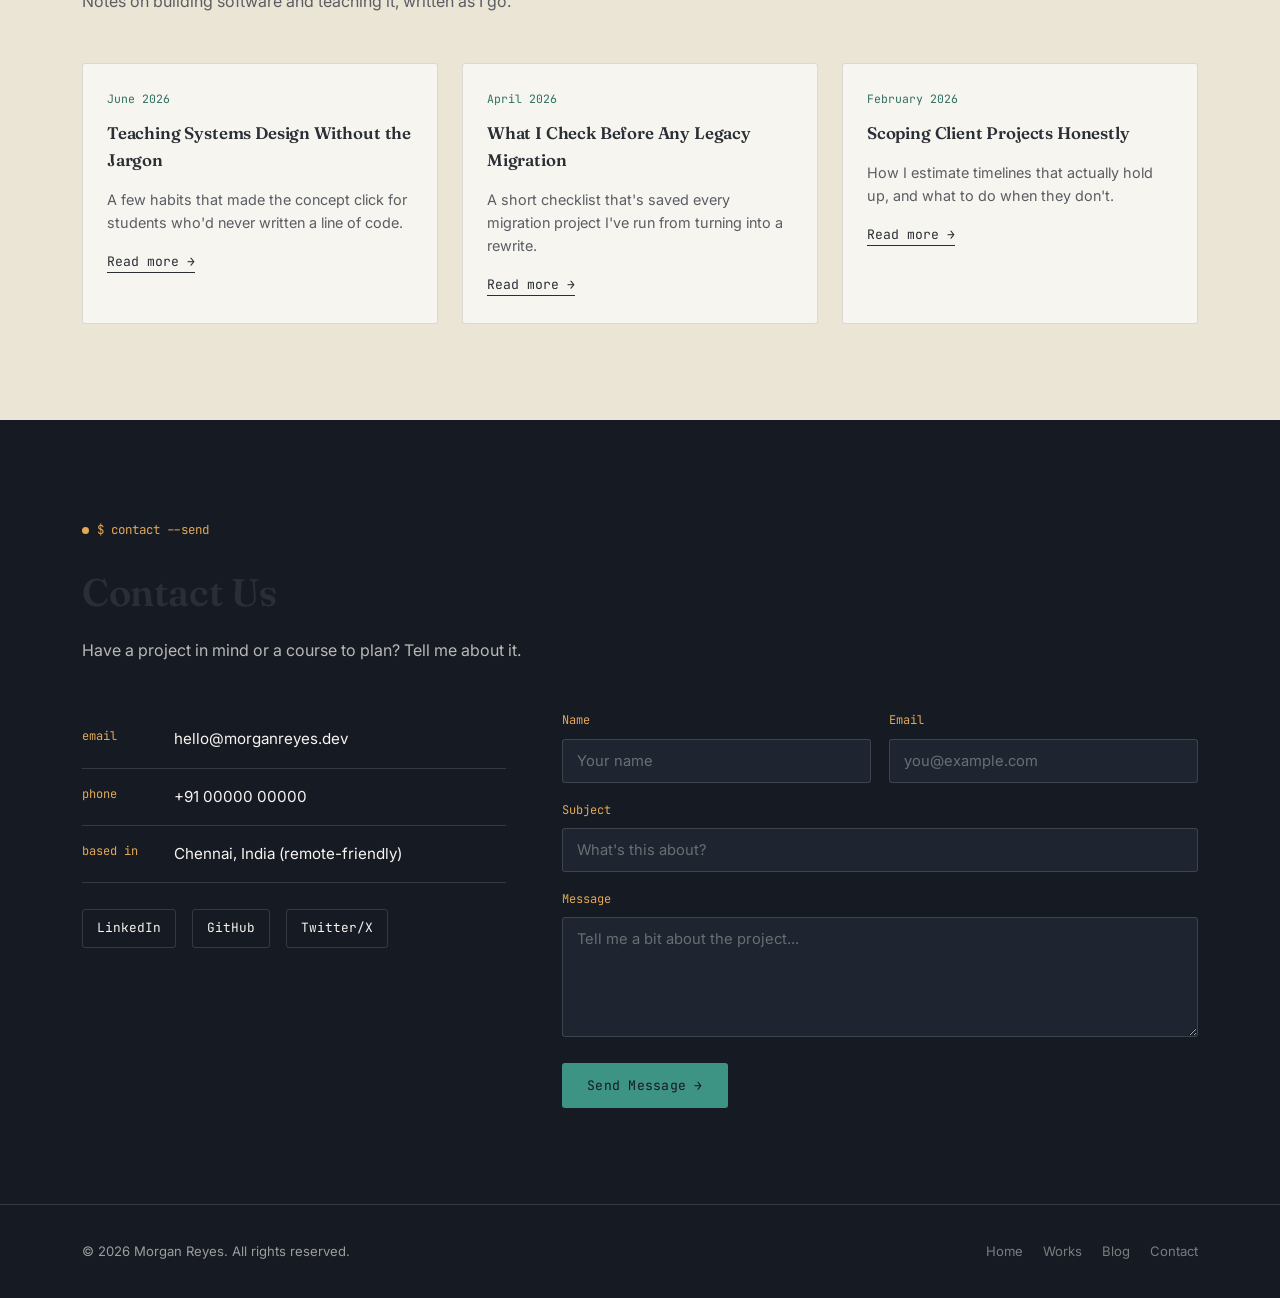
<file: ONLINE PORTFOLIO/index.html>
<!DOCTYPE html>
<html lang="en">
<head>
<meta charset="UTF-8">
<meta name="viewport" content="width=device-width, initial-scale=1.0">
<title>Morgan Reyes — Software Developer &amp; Systems Lecturer</title>
<link rel="preconnect" href="https://fonts.googleapis.com">
<link href="https://fonts.googleapis.com/css2?family=Fraunces:opsz,wght@9..144,400;9..144,500;9..144,600;9..144,700&family=Inter:wght@400;500;600&family=JetBrains+Mono:wght@400;500;600&display=swap" rel="stylesheet">
<link rel="stylesheet" href="portfolio.css">
</head>
<body>

<header class="site-nav">
  <div class="nav-inner">
    <div class="brand">
      <span class="brand-name">Morgan Reyes</span>
      <span class="brand-tag">// software developer &amp; ICT lecturer</span>
    </div>
    <button class="nav-toggle" id="navToggle" aria-label="Toggle navigation" aria-expanded="false">☰</button>
    <nav class="menu" id="navMenu">
      <a href="#home">Home</a>
      <a href="#about">About Me</a>
      <a href="#services">Services</a>
      <a href="#skill">Skill</a>
      <a href="#testimonial">Testimonial</a>
      <a href="#experience">Experience</a>
      <a href="#works">Works</a>
      <a href="#blog">Blog</a>
      <a href="#contact">Contact Us</a>
    </nav>
  </div>
</header>

<!-- ============ HERO ============ -->
<section class="hero" id="home">
  <div class="wrap hero-grid">
    <div class="hero-copy">
      <span class="eyebrow">$ whoami</span>
      <h1>Morgan&nbsp;Reyes</h1>
      <div class="role">Software Developer — ICT Systems Lecturer</div>
      <p class="lede">I design and ship reliable web software, and spend the rest of my week teaching the next generation of developers how systems actually work. Five years across production code and the classroom.</p>
      <div class="cta-row">
        <a href="#contact" class="btn btn-solid">Hire Me →</a>
        <a href="#about" class="btn btn-outline">Download Résumé</a>
      </div>
    </div>
    <div class="avatar-panel">
      <!-- Original abstract illustration — intentionally not a photograph, and not the reference image -->
      <svg viewBox="0 0 380 440" xmlns="http://www.w3.org/2000/svg" role="img" aria-label="Abstract geometric portrait illustration">
        <defs>
          <linearGradient id="gradBody" x1="0" y1="0" x2="1" y2="1">
            <stop offset="0%" stop-color="#3E9484"/>
            <stop offset="100%" stop-color="#2F6F63"/>
          </linearGradient>
        </defs>
        <rect x="0" y="0" width="380" height="440" fill="none"/>
        <polygon points="190,40 300,110 300,250 190,320 80,250 80,110" fill="#1F2530" stroke="#E3A857" stroke-width="1.5"/>
        <polygon points="190,90 260,130 260,230 190,270 120,230 120,130" fill="url(#gradBody)"/>
        <circle cx="190" cy="165" r="34" fill="#F7F5F0" opacity="0.92"/>
        <rect x="150" y="230" width="80" height="60" rx="6" fill="#161A22"/>
        <polygon points="190,320 300,250 300,395 190,440 80,395 80,250" fill="#1F2530" opacity="0.85"/>
        <circle cx="150" cy="150" r="4" fill="#E3A857"/>
        <circle cx="230" cy="150" r="4" fill="#E3A857"/>
        <path d="M170 185 Q190 200 210 185" stroke="#161A22" stroke-width="3" fill="none" stroke-linecap="round"/>
      </svg>
    </div>
  </div>
  <div class="status-bar">
    <div class="wrap">
      <span><span class="status-dot">●</span> available for new projects</span>
      <span>UTF-8</span>
      <span>Ln 5, Col 12</span>
      <span>Remote / IST (UTC+5:30)</span>
    </div>
  </div>
</section>

<!-- ============ ABOUT ============ -->
<section id="about">
  <div class="wrap about-grid">
    <div class="about-illustration">
      <svg viewBox="0 0 300 340" xmlns="http://www.w3.org/2000/svg" role="img" aria-label="Second abstract illustration accompanying the about section">
        <rect x="20" y="20" width="260" height="300" rx="4" fill="#EBE5D6" stroke="#2A2E35" stroke-opacity="0.15"/>
        <circle cx="150" cy="120" r="52" fill="#2F6F63"/>
        <rect x="90" y="185" width="120" height="90" rx="10" fill="#161A22"/>
        <rect x="60" y="250" width="180" height="14" rx="4" fill="#E3A857"/>
        <circle cx="150" cy="115" r="18" fill="#F7F5F0"/>
      </svg>
    </div>
    <div class="about-copy">
      <div class="section-head">
        <span class="eyebrow mono">$ cat about.md</span>
        <h2>About Me</h2>
        <p>I'm a developer who blends hands-on engineering with the habit of explaining it clearly — five years spent shipping production web software and just as long teaching ICT students how it all fits together.</p>
      </div>
      <p>My work follows the full lifecycle: planning, designing, building, testing, and deploying software that ranges from marketing websites to internal tools and small mobile apps. I care as much about maintainable code as I do about the person who inherits it after me.</p>
      <p>Outside of client work, I lecture part-time on web systems and software engineering fundamentals — which keeps me honest about writing code other people can actually read.</p>
      <div class="config-list">
        <div class="config-row"><span>years_experience</span><span>5</span></div>
        <div class="config-row"><span>projects_shipped</span><span>40+</span></div>
        <div class="config-row"><span>students_taught</span><span>300+</span></div>
        <div class="config-row"><span>primary_stack</span><span>JS / React / Node</span></div>
      </div>
      <a href="#contact" class="btn btn-dark resume-btn">Download Résumé ↓</a>
    </div>
  </div>
</section>

<!-- ============ SERVICES ============ -->
<section class="section-alt" id="services">
  <div class="wrap">
    <div class="section-head">
      <span class="eyebrow mono">$ services --list</span>
      <h2>What I Can Build For You</h2>
      <p>From a single landing page to a full internal platform — scoped clearly, delivered on schedule.</p>
    </div>
    <div class="card-grid">
      <div class="service-card">
        <span class="cmd">build --web</span>
        <h3>Web Development</h3>
        <p>Responsive marketing sites, dashboards, and web apps built with modern, maintainable front-end and back-end code.</p>
      </div>
      <div class="service-card">
        <span class="cmd">build --app</span>
        <h3>App Development</h3>
        <p>Lightweight mobile and cross-platform apps, from prototype through to app-store-ready release.</p>
      </div>
      <div class="service-card">
        <span class="cmd">teach --ict</span>
        <h3>Training &amp; Lecturing</h3>
        <p>Workshops and structured courses on web fundamentals, software engineering practice, and system design.</p>
      </div>
      <div class="service-card">
        <span class="cmd">audit --systems</span>
        <h3>Systems Consulting</h3>
        <p>Code and architecture reviews that flag risk early and leave your team with a clear, prioritized fix list.</p>
      </div>
      <div class="service-card">
        <span class="cmd">migrate --legacy</span>
        <h3>Legacy Modernization</h3>
        <p>Careful, incremental modernization of older codebases without disrupting what already works.</p>
      </div>
      <div class="service-card">
        <span class="cmd">support --ongoing</span>
        <h3>Ongoing Support</h3>
        <p>Retainer-based maintenance, monitoring, and small feature work once your product is live.</p>
      </div>
    </div>
  </div>
</section>

<!-- ============ SKILLS ============ -->
<section class="section-dark" id="skill">
  <div class="wrap">
    <div class="section-head">
      <span class="eyebrow mono">$ skills --verbose</span>
      <h2>Skill Set</h2>
      <p>Core tools and languages I reach for most, kept current through client work and the courses I teach.</p>
    </div>
    <div class="skills-list">
      <div class="skill-row">
        <div class="skill-label"><span>JavaScript / TypeScript</span><span>92%</span></div>
        <div class="skill-track"><div class="skill-fill" style="width:92%"></div></div>
      </div>
      <div class="skill-row">
        <div class="skill-label"><span>React / Front-end Architecture</span><span>88%</span></div>
        <div class="skill-track"><div class="skill-fill" style="width:88%"></div></div>
      </div>
      <div class="skill-row">
        <div class="skill-label"><span>Node.js / APIs</span><span>85%</span></div>
        <div class="skill-track"><div class="skill-fill" style="width:85%"></div></div>
      </div>
      <div class="skill-row">
        <div class="skill-label"><span>Databases (SQL / NoSQL)</span><span>80%</span></div>
        <div class="skill-track"><div class="skill-fill" style="width:80%"></div></div>
      </div>
      <div class="skill-row">
        <div class="skill-label"><span>Systems &amp; Curriculum Design</span><span>84%</span></div>
        <div class="skill-track"><div class="skill-fill" style="width:84%"></div></div>
      </div>
      <div class="skill-row">
        <div class="skill-label"><span>DevOps / CI Pipelines</span><span>75%</span></div>
        <div class="skill-track"><div class="skill-fill" style="width:75%"></div></div>
      </div>
    </div>
  </div>
</section>

<!-- ============ TESTIMONIALS ============ -->
<section id="testimonial">
  <div class="wrap">
    <div class="section-head">
      <span class="eyebrow mono">$ testimonials --recent</span>
      <h2>What Clients Say</h2>
      <p>A few notes from people I've built with and taught alongside.</p>
    </div>
    <div class="testi-grid">
      <div class="testi-card">
        <p class="quote">"Morgan rebuilt our booking system in half the time we'd budgeted, and actually documented it so our own team could maintain it after."</p>
        <div class="testi-person">
          <div class="avatar-mono">DP</div>
          <div>
            <div class="testi-name">Dana Park</div>
            <div class="testi-role">Operations Lead, Northline Co.</div>
          </div>
        </div>
      </div>
      <div class="testi-card">
        <p class="quote">"The clearest technical instructor I've worked with — explains systems the way an engineer would want them explained."</p>
        <div class="testi-person">
          <div class="avatar-mono">RS</div>
          <div>
            <div class="testi-name">Ravi Subramaniam</div>
            <div class="testi-role">Program Coordinator, ICT Institute</div>
          </div>
        </div>
      </div>
      <div class="testi-card">
        <p class="quote">"Delivered a working prototype in a week, then kept improving it based on real user feedback without scope creep."</p>
        <div class="testi-person">
          <div class="avatar-mono">LT</div>
          <div>
            <div class="testi-name">Lena Torres</div>
            <div class="testi-role">Founder, Fieldwork Studio</div>
          </div>
        </div>
      </div>
    </div>
  </div>
</section>

<!-- ============ EXPERIENCE ============ -->
<section class="section-dark" id="experience">
  <div class="wrap">
    <div class="section-head">
      <span class="eyebrow mono">$ git log --experience</span>
      <h2>Experience</h2>
      <p>A working history, most recent first.</p>
    </div>
    <div class="timeline">
      <div class="commit">
        <div class="commit-hash">2024 — present</div>
        <h3>Senior Software Developer</h3>
        <div class="org">Northline Co.</div>
        <p>Leading front-end architecture for a suite of internal tools, mentoring two junior developers, and owning the CI pipeline.</p>
      </div>
      <div class="commit">
        <div class="commit-hash">2022 — 2024</div>
        <h3>ICT Lecturer (Part-time)</h3>
        <div class="org">Coastal Technical Institute</div>
        <p>Designed and delivered a systems-design curriculum for 300+ students across three cohorts, alongside client development work.</p>
      </div>
      <div class="commit">
        <div class="commit-hash">2020 — 2022</div>
        <h3>Full-Stack Developer</h3>
        <div class="org">Fieldwork Studio</div>
        <p>Built and shipped client web applications end-to-end, from initial scoping through deployment and post-launch support.</p>
      </div>
      <div class="commit">
        <div class="commit-hash">2019 — 2020</div>
        <h3>Junior Developer</h3>
        <div class="org">Basecamp Digital</div>
        <p>Started out on front-end bug fixes and small features, then moved into building complete page templates independently.</p>
      </div>
    </div>
  </div>
</section>

<!-- ============ WORKS ============ -->
<section id="works">
  <div class="wrap">
    <div class="section-head">
      <span class="eyebrow mono">$ ls ./works</span>
      <h2>Selected Works</h2>
      <p>A sample of recent projects, spanning client sites, internal tools, and teaching materials.</p>
    </div>
    <div class="work-grid">
      <div class="work-card">
        <div class="work-thumb" style="background:linear-gradient(135deg,#2F6F63,#161A22);">booking-system.app</div>
        <div class="work-body">
          <h3>Northline Booking Platform</h3>
          <p>A scheduling and booking system rebuilt for speed, with a self-serve admin dashboard.</p>
          <div class="tag-row"><span class="tag">React</span><span class="tag">Node.js</span><span class="tag">PostgreSQL</span></div>
          <a href="#" class="work-link">View project →</a>
        </div>
      </div>
      <div class="work-card">
        <div class="work-thumb" style="background:linear-gradient(135deg,#E3A857,#161A22);">fieldwork.studio</div>
        <div class="work-body">
          <h3>Fieldwork Studio Site</h3>
          <p>A portfolio and case-study site for a small design studio, built for fast content updates.</p>
          <div class="tag-row"><span class="tag">Next.js</span><span class="tag">Headless CMS</span></div>
          <a href="#" class="work-link">View project →</a>
        </div>
      </div>
      <div class="work-card">
        <div class="work-thumb" style="background:linear-gradient(135deg,#161A22,#2F6F63);">curriculum.kit</div>
        <div class="work-body">
          <h3>ICT Curriculum Toolkit</h3>
          <p>An interactive teaching toolkit covering systems design fundamentals, used across three cohorts.</p>
          <div class="tag-row"><span class="tag">JavaScript</span><span class="tag">Education</span></div>
          <a href="#" class="work-link">View project →</a>
        </div>
      </div>
      <div class="work-card">
        <div class="work-thumb" style="background:linear-gradient(135deg,#1F2530,#E3A857);">basecamp.pages</div>
        <div class="work-body">
          <h3>Basecamp Digital Pages</h3>
          <p>A set of marketing landing pages optimized for load time and conversion.</p>
          <div class="tag-row"><span class="tag">HTML/CSS</span><span class="tag">Performance</span></div>
          <a href="#" class="work-link">View project →</a>
        </div>
      </div>
    </div>
  </div>
</section>

<!-- ============ BLOG ============ -->
<section class="section-alt" id="blog">
  <div class="wrap">
    <div class="section-head">
      <span class="eyebrow mono">$ ls ./blog --latest</span>
      <h2>From the Blog</h2>
      <p>Notes on building software and teaching it, written as I go.</p>
    </div>
    <div class="blog-grid">
      <div class="blog-card">
        <span class="blog-date">June 2026</span>
        <h3>Teaching Systems Design Without the Jargon</h3>
        <p>A few habits that made the concept click for students who'd never written a line of code.</p>
        <a href="#" class="work-link">Read more →</a>
      </div>
      <div class="blog-card">
        <span class="blog-date">April 2026</span>
        <h3>What I Check Before Any Legacy Migration</h3>
        <p>A short checklist that's saved every migration project I've run from turning into a rewrite.</p>
        <a href="#" class="work-link">Read more →</a>
      </div>
      <div class="blog-card">
        <span class="blog-date">February 2026</span>
        <h3>Scoping Client Projects Honestly</h3>
        <p>How I estimate timelines that actually hold up, and what to do when they don't.</p>
        <a href="#" class="work-link">Read more →</a>
      </div>
    </div>
  </div>
</section>

<!-- ============ CONTACT ============ -->
<section class="section-dark" id="contact">
  <div class="wrap">
    <div class="section-head">
      <span class="eyebrow mono">$ contact --send</span>
      <h2>Contact Us</h2>
      <p>Have a project in mind or a course to plan? Tell me about it.</p>
    </div>
    <div class="contact-grid">
      <div class="contact-info">
        <div class="info-row"><span class="info-label">email</span><span>hello@morganreyes.dev</span></div>
        <div class="info-row"><span class="info-label">phone</span><span>+91 00000 00000</span></div>
        <div class="info-row"><span class="info-label">based in</span><span>Chennai, India (remote-friendly)</span></div>
        <div class="social-row">
          <a href="#">LinkedIn</a>
          <a href="#">GitHub</a>
          <a href="#">Twitter/X</a>
        </div>
      </div>
      <form class="contact-form" onsubmit="event.preventDefault(); alert('This is a demo form — connect it to your own form handler (e.g. Formspree or Netlify Forms) to receive messages.');">
        <div class="form-row-double">
          <div>
            <label for="name">Name</label>
            <input id="name" type="text" placeholder="Your name" required>
          </div>
          <div>
            <label for="email">Email</label>
            <input id="email" type="email" placeholder="you@example.com" required>
          </div>
        </div>
        <div>
          <label for="subject">Subject</label>
          <input id="subject" type="text" placeholder="What's this about?">
        </div>
        <div>
          <label for="message">Message</label>
          <textarea id="message" placeholder="Tell me a bit about the project..." required></textarea>
        </div>
        <button type="submit" class="btn btn-solid" style="justify-self:start;">Send Message →</button>
      </form>
    </div>
  </div>
</section>

<footer>
  <div class="wrap footer-inner">
    <span>© 2026 Morgan Reyes. All rights reserved.</span>
    <div class="footer-links">
      <a href="#home">Home</a>
      <a href="#works">Works</a>
      <a href="#blog">Blog</a>
      <a href="#contact">Contact</a>
    </div>
  </div>
</footer>

<script>
  const navToggle = document.getElementById('navToggle');
  const navMenu = document.getElementById('navMenu');
  navToggle.addEventListener('click', () => {
    const isOpen = navMenu.classList.toggle('open');
    navToggle.setAttribute('aria-expanded', isOpen);
  });
  navMenu.querySelectorAll('a').forEach(link => {
    link.addEventListener('click', () => {
      navMenu.classList.remove('open');
      navToggle.setAttribute('aria-expanded', 'false');
    });
  });
</script>

</body>
</html>
</file>
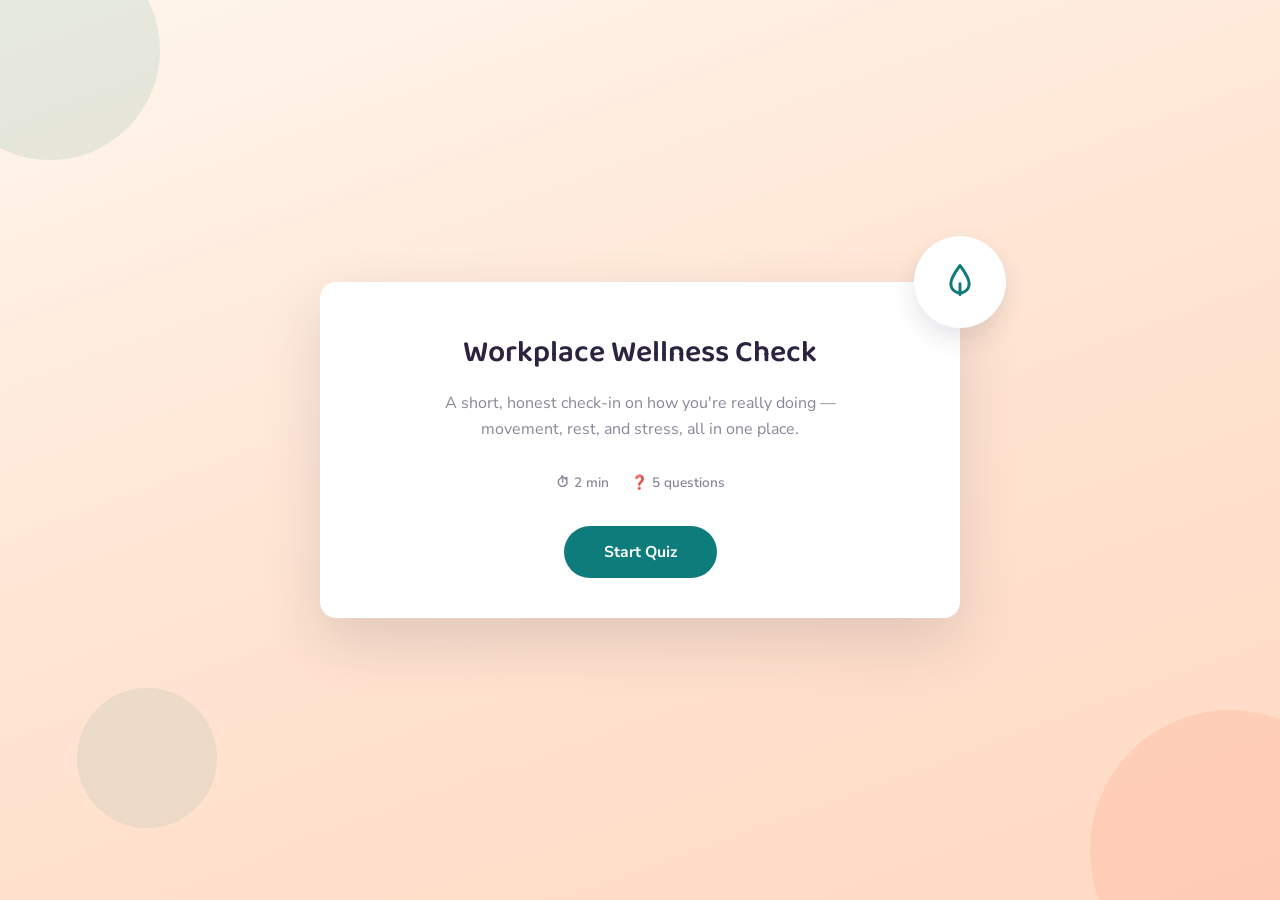
<file: QUIZ MAKER/index.html>
<!DOCTYPE html>
<html lang="en">
<head>
<meta charset="UTF-8">
<meta name="viewport" content="width=device-width, initial-scale=1.0">
<title>Workplace Wellness Check — Quiz</title>
<link rel="preconnect" href="https://fonts.googleapis.com">
<link href="https://fonts.googleapis.com/css2?family=Baloo+2:wght@600;700&family=Nunito+Sans:wght@400;600;700&display=swap" rel="stylesheet">
<link rel="stylesheet" href="quizstyles.css">
</head>
<body>

<div class="bg-blob b1"></div>
<div class="bg-blob b2"></div>
<div class="bg-blob b3"></div>

<div class="quiz-shell">

  <div class="quiz-card">

    <!-- context-relevant decorative icon, changes per question -->
    <div class="theme-icon" id="themeIcon">
      <svg viewBox="0 0 24 24" fill="none" xmlns="http://www.w3.org/2000/svg">
        <path d="M12 3C9 7 7 10 7 13a5 5 0 0 0 10 0c0-3-2-6-5-10Z" stroke="#0E7C7B" stroke-width="1.6" stroke-linejoin="round"/>
        <path d="M12 13v6" stroke="#0E7C7B" stroke-width="1.6" stroke-linecap="round"/>
      </svg>
    </div>

    <!-- ===== START SCREEN ===== -->
    <div class="screen active" id="startScreen">
      <div class="start-screen">
        <h1>Workplace Wellness Check</h1>
        <p>A short, honest check-in on how you're really doing — movement, rest, and stress, all in one place.</p>
        <div class="start-meta">
          <span>⏱ 2 min</span>
          <span>❓ 5 questions</span>
        </div>
        <button class="btn-start" id="startBtn">Start Quiz</button>
      </div>
    </div>

    <!-- ===== QUIZ SCREEN ===== -->
    <div class="screen" id="quizScreen">
      <div class="progress-track">
        <div class="progress-fill" id="progressFill"></div>
      </div>
      <span class="progress-label" id="progressLabel">Question 1/5</span>

      <h2 class="question-text" id="questionText"></h2>

      <div class="options-list" id="optionsList"></div>

      <div class="quiz-actions">
        <button class="btn-next" id="nextBtn">Next →</button>
      </div>
    </div>

    <!-- ===== RESULTS SCREEN ===== -->
    <div class="screen" id="resultsScreen">
      <div class="results-screen">
        <div class="score-ring" id="scoreRing">
          <div class="score-ring-inner">
            <span class="num" id="scoreNum">0</span>
            <span class="den">out of 15</span>
          </div>
        </div>
        <h2 id="resultTitle">Your Result</h2>
        <p id="resultMessage"></p>
        <div class="results-actions">
          <button class="btn-outline" id="retakeBtn">Retake Quiz</button>
          <button class="btn-start" id="doneBtn">Done</button>
        </div>
      </div>
    </div>

  </div>
</div>

<script>
  const questions = [
    {
      text: "Have you practiced any physical activity outside of your working hours for at least 30 minutes in the last month?",
      icon: `<path d="M12 3C9 7 7 10 7 13a5 5 0 0 0 10 0c0-3-2-6-5-10Z" stroke="#0E7C7B" stroke-width="1.6" stroke-linejoin="round"/><path d="M12 13v6" stroke="#0E7C7B" stroke-width="1.6" stroke-linecap="round"/>`,
      options: [
        { label: "3 times or more per week", points: 3 },
        { label: "1 or 2 times per week", points: 2 },
        { label: "Less than 4 times per month", points: 1 },
        { label: "I didn't exercise at all during the month", points: 0 }
      ]
    },
    {
      text: "How many glasses of water do you drink on a typical work day?",
      icon: `<path d="M12 2.5s6 7 6 11.5a6 6 0 0 1-12 0c0-4.5 6-11.5 6-11.5Z" stroke="#0E7C7B" stroke-width="1.6" stroke-linejoin="round"/>`,
      options: [
        { label: "8 or more", points: 3 },
        { label: "5 to 7", points: 2 },
        { label: "2 to 4", points: 1 },
        { label: "1 or fewer", points: 0 }
      ]
    },
    {
      text: "How would you describe your sleep over the last two weeks?",
      icon: `<path d="M20 14.5a8 8 0 1 1-9-11.5 7 7 0 0 0 9 11.5Z" stroke="#0E7C7B" stroke-width="1.6" stroke-linejoin="round"/>`,
      options: [
        { label: "Consistently 7–9 hours, restful", points: 3 },
        { label: "Mostly enough, occasionally short", points: 2 },
        { label: "Often less than 6 hours", points: 1 },
        { label: "Irregular or frequently disrupted", points: 0 }
      ]
    },
    {
      text: "How often do you take a break away from your screen during the workday?",
      icon: `<rect x="3.5" y="5" width="17" height="12" rx="1.6" stroke="#0E7C7B" stroke-width="1.6"/><path d="M9 20h6" stroke="#0E7C7B" stroke-width="1.6" stroke-linecap="round"/>`,
      options: [
        { label: "Every hour or so", points: 3 },
        { label: "A few times a day", points: 2 },
        { label: "Once, if at all", points: 1 },
        { label: "Rarely or never", points: 0 }
      ]
    },
    {
      text: "Which best describes your stress level over the past month?",
      icon: `<path d="M12 20s-7-4.4-9-9a5 5 0 0 1 9-3.4A5 5 0 0 1 21 11c-2 4.6-9 9-9 9Z" stroke="#0E7C7B" stroke-width="1.6" stroke-linejoin="round"/>`,
      options: [
        { label: "Low — I feel generally in control", points: 3 },
        { label: "Manageable — some stressful days", points: 2 },
        { label: "High — frequent stress most days", points: 1 },
        { label: "Very high — feeling overwhelmed often", points: 0 }
      ]
    }
  ];

  const letters = ["A","B","C","D"];
  let current = 0;
  let selectedPoints = null;
  let totalScore = 0;

  const startScreen = document.getElementById('startScreen');
  const quizScreen = document.getElementById('quizScreen');
  const resultsScreen = document.getElementById('resultsScreen');
  const themeIcon = document.getElementById('themeIcon');
  const progressFill = document.getElementById('progressFill');
  const progressLabel = document.getElementById('progressLabel');
  const questionText = document.getElementById('questionText');
  const optionsList = document.getElementById('optionsList');
  const nextBtn = document.getElementById('nextBtn');

  function showScreen(el){
    [startScreen, quizScreen, resultsScreen].forEach(s => s.classList.remove('active'));
    el.classList.add('active');
  }

  function renderQuestion(){
    const q = questions[current];
    selectedPoints = null;
    nextBtn.classList.remove('enabled');
    nextBtn.textContent = current === questions.length - 1 ? 'See Results →' : 'Next →';

    progressFill.style.width = ((current + 1) / questions.length * 100) + '%';
    progressLabel.textContent = `Question ${current + 1}/${questions.length}`;
    questionText.textContent = q.text;
    themeIcon.innerHTML = `<svg viewBox="0 0 24 24" fill="none" xmlns="http://www.w3.org/2000/svg">${q.icon}</svg>`;

    optionsList.innerHTML = '';
    q.options.forEach((opt, i) => {
      const row = document.createElement('button');
      row.className = 'option-row';
      row.setAttribute('type', 'button');
      row.innerHTML = `<span class="option-badge">${letters[i]}</span><span>${opt.label}</span>`;
      row.addEventListener('click', () => {
        document.querySelectorAll('.option-row').forEach(r => r.classList.remove('selected'));
        row.classList.add('selected');
        selectedPoints = opt.points;
        nextBtn.classList.add('enabled');
      });
      optionsList.appendChild(row);
    });
  }

  function showResults(){
    const pct = Math.round((totalScore / 15) * 100);
    document.getElementById('scoreRing').style.setProperty('--pct', pct);
    document.getElementById('scoreNum').textContent = totalScore;

    let title, message;
    if (totalScore >= 12){
      title = "You're Thriving";
      message = "Your habits around movement, rest, and stress are in a strong place. Keep doing what's working.";
    } else if (totalScore >= 8){
      title = "On Track";
      message = "You're managing well overall, with a little room to firm up sleep, movement, or stress habits.";
    } else if (totalScore >= 4){
      title = "Room to Improve";
      message = "A few small, consistent changes — an extra walk, an earlier bedtime — could make a real difference.";
    } else {
      title = "Time to Recharge";
      message = "Things look stretched right now. Consider starting with one small habit and building from there.";
    }
    document.getElementById('resultTitle').textContent = title;
    document.getElementById('resultMessage').textContent = message;

    showScreen(resultsScreen);
  }

  document.getElementById('startBtn').addEventListener('click', () => {
    current = 0;
    totalScore = 0;
    renderQuestion();
    showScreen(quizScreen);
  });

  nextBtn.addEventListener('click', () => {
    if (selectedPoints === null) return;
    totalScore += selectedPoints;
    if (current < questions.length - 1){
      current++;
      renderQuestion();
    } else {
      showResults();
    }
  });

  document.getElementById('retakeBtn').addEventListener('click', () => {
    current = 0;
    totalScore = 0;
    renderQuestion();
    showScreen(quizScreen);
  });

  document.getElementById('doneBtn').addEventListener('click', () => {
    showScreen(startScreen);
  });
</script>

</body>
</html>
</file>
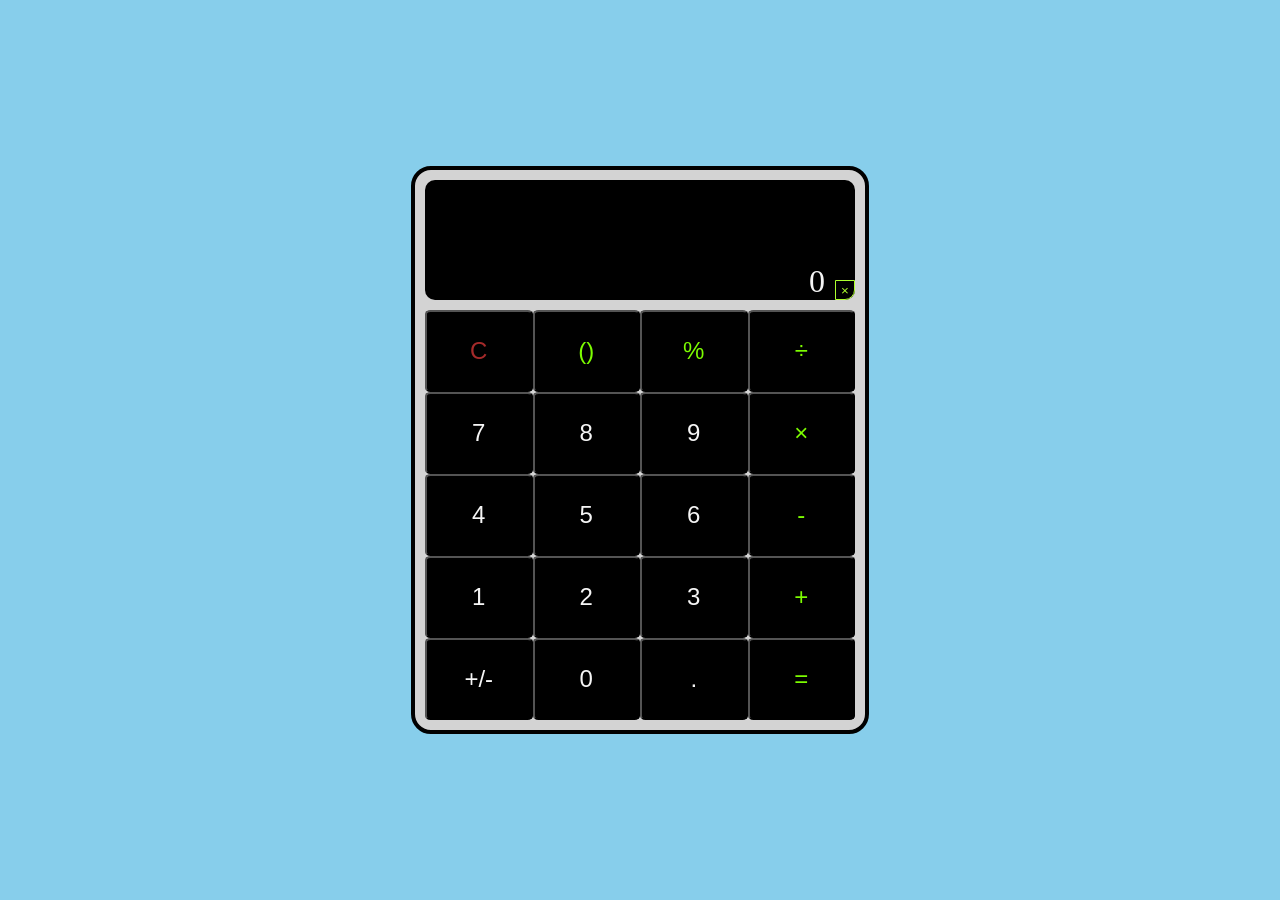
<file: CALCULATER/calculator.html>
<!DOCTYPE html>
<html lang="en">

<head>
    <meta charset="UTF-8">
    <meta name="viewport" content="width=device-width, initial-scale=1.0">
    <title>calculator</title>
    <link rel="stylesheet" href="calculater.css">
    <script src="calculater.js"></script>

</head>

<body class="whole">
    <main class="cal">
        <div class="display">
            <button id="delete">×</button>

        </div>
        <div class="buttons">
            <button id="c">C</button> <button id="green">()</button> <button id="green">%</button> <button id="green">÷</button>
            <button>7</button> <button>8</button> <button>9</button> <button id="green">×</button>
            <button>4</button> <button>5</button> <button>6</button> <button id="green">-</button>
            <button>1</button> <button>2</button> <button>3</button> <button id="green">+</button>
            <button>+/-</button> <button>0</button> <button>.</button> <button id="green">=</button>
        </div>

    </main>



</body>

</html>
</file>
<file: CALCULATER/style.css>
*{
    margin: 0;
    padding: 0;
}
.whole{
    background-color: skyblue;
     display: flex;
    justify-content: center;
    align-items: center;
    height: 100vh;  
}
.cal{
    background-color:lightgrey;
    height: 560px;
    width: 450px;
    border-radius: 20px;
    display: flex;
    flex-direction: column;
    align-items: center;
    gap: 10px;
    border: 4px solid black;
    
}
.display{
    background-color: black;
    width: 430px;
    height: 120px;
    margin-top: 10px;
    border-radius: 10px;
    display: flex;
    justify-content: flex-end;
    align-items: end; 
}
.buttons{
    display: grid;
    grid-template-columns: repeat(4,1fr);
    height: 410px;
    width: 430px;
}
.buttons button{
    background-color:black;
    color: whitesmoke;
    font-size: x-large;
    border-radius: 5%;
}
#c{
    color: brown;
}
#green{
    color: lawngreen;
}

#delete{
    width: 20px;
    height: 20px;
    background-color: black;
    color: greenyellow;
    border-radius: 0px 0px 10px;
    border:1px solid greenyellow;
}
</file>
<file: JOB BOARD/jobboard.css>
:root{
  --navy:#0F1A2E;
  --navy-soft:#16223B;
  --paper:#F2ECDC;
  --paper-soft:#F2ECDC;
  --ink:#16213A;
  --green:#2F9E5B;
  --green-bright:#3FBE72;
  --coral:#FF6B4A;
  --slate:#5B6B8C;
  --line-dark: rgba(251,247,238,0.14);
  --line-light: rgba(22,33,58,0.13);
  --radius: 6px;
  --maxw: 1200px;
}

*{box-sizing:border-box;}
html{scroll-behavior:smooth;}
@media (prefers-reduced-motion: reduce){
  html{scroll-behavior:auto;}
  *{animation-duration:0.001ms !important; transition-duration:0.001ms !important;}
}

body{
  margin:0;
  background:var(--paper);
  color:var(--ink);
  font-family:'IBM Plex Sans', sans-serif;
  font-size:16px;
  line-height:1.6;
}

h1,h2,h3{
  font-family:'Sora', sans-serif;
  font-weight:700;
  margin:0;
  letter-spacing:-0.01em;
}

.mono{ font-family:'IBM Plex Mono', monospace; }
a{color:inherit; text-decoration:none;}
img{max-width:100%; display:block;}
button{font-family:inherit;}

.wrap{
  max-width:var(--maxw);
  margin:0 auto;
  padding:0 32px;
}

a:focus-visible, button:focus-visible, input:focus-visible, select:focus-visible{
  outline:2px solid var(--green-bright);
  outline-offset:3px;
}

/* ---------- NAV ---------- */
header.site-nav{
  position:sticky;
  top:0;
  z-index:100;
  background:var(--navy);
  color:var(--paper);
  border-bottom:1px solid var(--line-dark);
}
.nav-inner{
  display:flex;
  align-items:center;
  justify-content:space-between;
  padding:16px 32px;
  max-width:var(--maxw);
  margin:0 auto;
  gap:24px;
}
.brand{
  display:flex;
  align-items:center;
  gap:10px;
  flex-shrink:0;
}
.brand-mark{
  width:34px; height:34px;
  border-radius:50%;
  background:var(--green-bright);
  display:flex;
  align-items:center;
  justify-content:center;
  color:var(--navy);
  font-family:'Sora', sans-serif;
  font-weight:700;
}
.brand-text{ display:flex; flex-direction:column; line-height:1.1; }
.brand-name{ font-family:'Sora', sans-serif; font-weight:700; font-size:1.05rem; }
.brand-tag{ font-family:'IBM Plex Mono', monospace; font-size:0.66rem; color:var(--green-bright); margin-top:2px; }

nav.menu{
  display:flex;
  align-items:center;
  gap:26px;
  flex:1;
  justify-content:center;
}
nav.menu > a{
  font-size:0.9rem;
  opacity:0.85;
  position:relative;
  padding:6px 2px;
}
nav.menu > a:hover{ opacity:1; }
.has-dropdown{ position:relative; }
.dropdown{
  position:absolute;
  top:100%; left:0;
  background:var(--navy-soft);
  border:1px solid var(--line-dark);
  border-radius:var(--radius);
  min-width:160px;
  padding:8px;
  display:none;
  flex-direction:column;
  margin-top:10px;
}
.has-dropdown:hover .dropdown{ display:flex; }
.dropdown a{
  padding:8px 10px;
  font-size:0.85rem;
  border-radius:4px;
}
.dropdown a:hover{ background:rgba(251,247,238,0.06); }

.nav-actions{
  display:flex;
  align-items:center;
  gap:18px;
  flex-shrink:0;
}
.login-link{ font-size:0.88rem; opacity:0.85; }
.login-link:hover{ opacity:1; }

.btn{
  display:inline-flex;
  align-items:center;
  gap:8px;
  padding:11px 20px;
  border-radius:var(--radius);
  font-weight:600;
  font-size:0.88rem;
  border:1px solid transparent;
  cursor:pointer;
}
.btn-green{ background:var(--green-bright); color:var(--navy); }
.btn-green:hover{ background:var(--paper); }
.btn-outline-light{ border:1px solid var(--line-dark); color:var(--paper); }
.btn-outline-light:hover{ border-color:var(--green-bright); color:var(--green-bright); }
.btn-navy{ background:var(--navy); color:var(--paper); }
.btn-navy:hover{ background:var(--green); }

.nav-toggle{
  display:none;
  background:none;
  border:1px solid var(--line-dark);
  color:var(--paper);
  padding:8px 10px;
  border-radius:var(--radius);
  cursor:pointer;
}

/* ---------- HERO ---------- */
.hero{
  background:var(--navy);
  color:var(--paper);
  padding:76px 0 130px;
  position:relative;
}
.hero-grid{
  display:grid;
  grid-template-columns:1.05fr 0.95fr;
  gap:48px;
  align-items:center;
}
.stat-pill{
  display:inline-flex;
  align-items:center;
  gap:8px;
  font-family:'IBM Plex Mono', monospace;
  font-size:0.8rem;
  background:rgba(63,190,114,0.14);
  color:var(--green-bright);
  padding:7px 14px;
  border-radius:999px;
  margin-bottom:22px;
}
.hero h1{
  font-size:clamp(2.5rem, 4.6vw, 3.6rem);
  line-height:1.06;
}
.hero p.lede{
  max-width:48ch;
  margin-top:20px;
  color:black;
  font-size:1.02rem;
}
.cta-row{
  display:flex;
  gap:16px;
  margin-top:32px;
  flex-wrap:wrap;
}

.hero-art svg{ width:100%; height:auto; max-width:440px; margin:0 auto; display:block; }

/* floating search bar, straddles hero/section boundary */
.search-float{
  position:relative;
  z-index:5;
  margin-top:-64px;
}
.search-card{
  background:var(--paper);
  border-radius:var(--radius);
  box-shadow:0 18px 40px rgba(15,26,46,0.18);
  padding:22px;
  display:grid;
  grid-template-columns:1.3fr 1fr 1fr auto;
  gap:14px;
}
.search-field label{
  font-family:'IBM Plex Mono', monospace;
  font-size:0.7rem;
  color:var(--slate);
  display:block;
  margin-bottom:6px;
  text-transform:uppercase;
  letter-spacing:0.04em;
}
.search-field input, .search-field select{
  width:100%;
  border:1px solid var(--line-light);
  border-radius:4px;
  padding:11px 12px;
  font-family:'IBM Plex Sans', sans-serif;
  font-size:0.92rem;
  background:#fff;
  color:var(--ink);
}
.search-card .btn{
  align-self:end;
  padding:12px 26px;
  white-space:nowrap;
}

/* ---------- SECTION GENERIC ---------- */
section{ padding:96px 0; }
.section-head{ margin-bottom:44px; max-width:60ch; }
.section-head .eyebrow{
  font-family:'IBM Plex Mono', monospace;
  font-size:0.76rem;
  color:var(--green);
  text-transform:uppercase;
  letter-spacing:0.05em;
  margin-bottom:12px;
  display:block;
}
.section-head h2{ font-size:clamp(1.9rem, 3vw, 2.5rem); }
.section-head p{ margin-top:14px; color:var(--slate); }

.section-alt{ background:var(--paper-soft); }
.section-dark{ background:var(--navy); color:var(--paper); }
.section-dark .section-head p{ color:rgba(251,247,238,0.72); }
.section-dark .eyebrow{ color:var(--green-bright); }

/* ---------- CATEGORIES ---------- */
.cat-grid{
  display:grid;
  grid-template-columns:repeat(4, 1fr);
  gap:20px;
}
.cat-card{
  background:black;
  border:1px solid var(--line-light);
  border-radius:var(--radius);
  padding:26px 22px;
  transition:transform 0.15s ease, border-color 0.15s ease;
}
.cat-card:hover{ transform:translateY(-3px); border-color:var(--green); }
.cat-icon{
  width:42px; height:42px;
  border-radius:8px;
  background:rgba(47,158,91,0.12);
  color:var(--green);
  display:flex; align-items:center; justify-content:center;
  margin-bottom:16px;
  font-family:'Sora', sans-serif;
  font-weight:700;
}
.cat-card h3{ font-size:1.02rem; margin-bottom:6px; }
.cat-count{ font-family:'IBM Plex Mono', monospace; font-size:0.78rem; color:var(--slate); }

/* ---------- TICKET-STUB JOB CARDS (signature element) ---------- */
.job-grid{
  display:grid;
  grid-template-columns:repeat(2, 1fr);
  gap:22px;
}
.ticket{
  position:relative;
  background:#fff;
  border:1px solid var(--line-light);
  border-radius:var(--radius);
  display:flex;
  overflow:hidden;
}
.ticket-stub{
  width:88px;
  flex-shrink:0;
  background:var(--navy);
  color:var(--paper);
  display:flex;
  flex-direction:column;
  align-items:center;
  justify-content:center;
  position:relative;
  border-right:2px dashed rgba(251,247,238,0.35);
}
.ticket-stub::before, .ticket-stub::after{
  content:"";
  position:absolute;
  width:16px; height:16px;
  background:var(--paper-soft);
  border-radius:50%;
  right:-9px;
}
.ticket-stub::before{ top:-8px; }
.ticket-stub::after{ bottom:-8px; }
.ticket-logo{
  font-family:'Sora', sans-serif;
  font-weight:700;
  font-size:1.3rem;
}
.ticket-type{
  font-family:'IBM Plex Mono', monospace;
  font-size:0.62rem;
  margin-top:8px;
  color:var(--green-bright);
  text-align:center;
  padding:0 6px;
}
.ticket-body{
  padding:20px 22px;
  flex:1;
  display:flex;
  flex-direction:column;
}
.ticket-body h3{ font-size:1.1rem; margin-bottom:6px; }
.ticket-company{ color:var(--slate); font-size:0.88rem; margin-bottom:12px; }
.ticket-meta{
  display:flex;
  gap:14px;
  flex-wrap:wrap;
  font-family:'IBM Plex Mono', monospace;
  font-size:0.72rem;
  color:var(--slate);
  margin-bottom:14px;
}
.ticket-footer{
  display:flex;
  justify-content:space-between;
  align-items:center;
  margin-top:auto;
}
.ticket-posted{ font-size:0.75rem; color:var(--slate); }
.ticket-apply{
  font-family:'IBM Plex Mono', monospace;
  font-size:0.8rem;
  color:var(--green);
  border-bottom:1px solid var(--green);
  padding-bottom:1px;
}
.ticket-apply:hover{ color:var(--coral); border-color:var(--coral); }

/* ---------- HOW IT WORKS ---------- */
.steps-grid{
  display:grid;
  grid-template-columns:repeat(4,1fr);
  gap:24px;
  counter-reset:step;
}
.step{
  position:relative;
  padding-top:8px;
}
.step-num{
  font-family:'Sora', sans-serif;
  font-weight:700;
  font-size:2.4rem;
  color:var(--green-bright);
  opacity:0.5;
  line-height:1;
  margin-bottom:14px;
}
.step h3{ font-size:1.05rem; margin-bottom:8px; }
.step p{ color:rgba(251,247,238,0.72); font-size:0.9rem; }

/* ---------- COMPANIES ---------- */
.company-grid{
  display:grid;
  grid-template-columns:repeat(5, 1fr);
  gap:18px;
}
.company-logo{
  border:1px solid var(--line-light);
  border-radius:var(--radius);
  padding:22px 10px;
  text-align:center;
  font-family:'Sora', sans-serif;
  font-weight:700;
  color:var(--slate);
  background:#fff;
}

/* ---------- TESTIMONIALS ---------- */
.testi-grid{
  display:grid;
  grid-template-columns:repeat(3,1fr);
  gap:22px;
}
.testi-card{
  background:#fff;
  border:1px solid var(--line-light);
  border-radius:var(--radius);
  padding:28px 24px;
}
.testi-card p.quote{
  font-size:1rem;
  line-height:1.55;
  margin-bottom:20px;
}
.testi-person{ display:flex; align-items:center; gap:12px; }
.avatar-mono{
  width:36px; height:36px;
  border-radius:50%;
  background:var(--green);
  color:#fff;
  display:flex; align-items:center; justify-content:center;
  font-family:'IBM Plex Mono', monospace;
  font-size:0.75rem;
  font-weight:600;
  flex-shrink:0;
}
.testi-name{ font-size:0.9rem; font-weight:600; }
.testi-role{ font-size:0.78rem; color:var(--slate); }

/* ---------- CTA BANNER ---------- */
.cta-banner{
  background:var(--green);
  color:var(--navy);
  border-radius:var(--radius);
  padding:52px 48px;
  display:flex;
  justify-content:space-between;
  align-items:center;
  flex-wrap:wrap;
  gap:24px;
}
.cta-banner h2{ font-size:1.8rem; max-width:32ch; }
.cta-banner .btn-navy:hover{ background:var(--ink); }

/* ---------- BLOG ---------- */
.blog-grid{
  display:grid;
  grid-template-columns:repeat(3,1fr);
  gap:22px;
}
.blog-card{
  background:black;
  border:1px solid var(--line-light);
  border-radius:var(--radius);
  overflow:hidden;
}
.blog-thumb{
  height:140px;
}
.blog-card-body{ padding:22px 22px 24px; }
.blog-date{
  font-family:'IBM Plex Mono', monospace;
  font-size:0.7rem;
  color:var(--green);
  margin-bottom:10px;
  display:block;
}
.blog-card h3{ font-size:1rem; margin-bottom:8px; }
.blog-card p{ color:var(--slate); font-size:0.88rem; margin-bottom:12px; }
.blog-link{
  font-family:'IBM Plex Mono', monospace;
  font-size:0.8rem;
  color:var(--ink);
  border-bottom:1px solid var(--ink);
}
.blog-link:hover{ color:var(--green); border-color:var(--green); }

/* ---------- FOOTER ---------- */
footer{
  background:var(--navy);
  color:#fff;
  padding:52px 0 30px;
}
.footer-grid{
  display:grid;
  grid-template-columns:1.4fr repeat(3, 1fr);
  gap:32px;
  padding-bottom:36px;
  border-bottom:1px solid var(--line-dark);
}
.footer-col h4{
  font-family:'Sora', sans-serif;
  font-size:0.85rem;
  color:var(--paper);
  margin-bottom:16px;
}
.footer-col a{
  display:block;
  font-size:0.86rem;
  padding:5px 0;
  opacity:0.8;
}
.footer-col a:hover{ opacity:1; color:var(--green-bright); }
.footer-bottom{
  display:flex;
  justify-content:space-between;
  align-items:center;
  flex-wrap:wrap;
  gap:12px;
  padding-top:22px;
  font-size:0.8rem;
}

/* ---------- RESPONSIVE ---------- */
@media (max-width: 980px){
  .hero-grid{ grid-template-columns:1fr; }
  .hero-art{ order:-1; max-width:280px; margin:0 auto; }
  .search-card{ grid-template-columns:1fr 1fr; }
  .search-card .btn{ grid-column:span 2; justify-self:stretch; justify-content:center; }
  .cat-grid{ grid-template-columns:repeat(2,1fr); }
  .job-grid{ grid-template-columns:1fr; }
  .steps-grid{ grid-template-columns:repeat(2,1fr); }
  .company-grid{ grid-template-columns:repeat(3,1fr); }
  .testi-grid{ grid-template-columns:1fr; }
  .blog-grid{ grid-template-columns:1fr; }
  .footer-grid{ grid-template-columns:1fr 1fr; }
}
@media (max-width: 720px){
  nav.menu{
    position:absolute;
    top:100%; left:0; right:0;
    background:var(--navy);
    flex-direction:column;
    align-items:flex-start;
    padding:20px 32px;
    display:none;
    border-bottom:1px solid var(--line-dark);
  }
  nav.menu.open{ display:flex; }
  .dropdown{ position:static; margin-top:6px; display:none; border:none; padding:0 0 0 12px; }
  .has-dropdown.open .dropdown{ display:flex; }
  .nav-toggle{ display:block; }
  .nav-actions{ gap:12px; }
  .login-link{ display:none; }
  .search-card{ grid-template-columns:1fr; }
  .search-card .btn{ grid-column:span 1; }
  .cat-grid{ grid-template-columns:1fr; }
  .company-grid{ grid-template-columns:repeat(2,1fr); }
  .cta-banner{ flex-direction:column; align-items:flex-start; }
  .footer-grid{ grid-template-columns:1fr; }
  section{ padding:64px 0; }
  .hero{ padding-top:56px; padding-bottom:150px; }
}
</file>
<file: land/trail.css>
* {
    margin: 0;
    padding: 0;
}

.main {
    margin: 70px;
}

#all {
    background-color: lightgray;
}

header {
    display: flex;
    justify-content: space-between;
    align-items: center;
    font-size: 17px;
    background-color: azure;
    padding-left: 15px;
    width: 100%;
}

.rightnav {
    display: flex;
    gap: 20px;
    padding-top: 25px;
    
    
    position: relative;
    z-index: 1;
}

.center {
    display: flex;
    gap: 35px;
    
}

.logo {
    display: flex;
    font-weight: bolder;
    font-size: x-large;
}

.heading {
    color: black;
    font-size: 30px;
    font-style: sans-serif;
    margin-top: 30px;
    margin-left: 40px;
    width: 480px;
}

.hero {
    background-color: rgb(240, 252, 255);
    height: 69vh;
    width: 100%;
    display: flex;
    gap: 100px;
}

img {
    display: flex;
    width: 500px;
    height: 401px;
    position: absolute;
    left: 1px;
    top: 98px;
    border-radius: 20px;
}

.information {
    font-size: 15px;
    width: 400px;
    margin-left: 40px;
}

.left {
    display: flex;
    flex-direction: column;
    gap: 20px;
}
.login {
    color: white;
    border-radius: 10px;
    padding-left: 30px;
    padding-right: 30px;
    padding-bottom: 10px;
    padding-top: 10px;
    background-color: rgba(6, 76, 92, 0.83);
    border-color:rgba(6, 76, 92, 0.83);
}
.sign {
    border-radius: 10px;
    background-color: white;
    border-color: cornflowerblue;
    padding-left: 30px;
    padding-right: 30px;
    padding-bottom: 10px;
    padding-top: 10px;
}
.buttons {
    margin-left: 40px;
}
.Gs:hover {
    border-radius: 5px;
    padding: 10px;
    padding-left: 20px;
    padding-right: 20px;
    color: black;
    background-color: white;
    border-color: white;
}

.Es:hover {
    border-radius: 5px;
    padding: 10px;
    color: white;
    background-color: darkorange;
    border-color: darkorange;
}

.Es {
    border-radius: 5px;
    padding: 10px;
    color: black;
    background-color: white;
    border-color: white;
    transition: 0.3s;
}

.Gs {
    border-radius: 5px;
    padding: 10px;
    padding-left: 20px;
    padding-right: 20px;
    color: white;
    background-color: darkorange;
    border-color: darkorange;
    transition: 0.3s;
}

.right {
    position: relative;
}

.bluebox {
    height: 566px;
    width: 460px;
    background-color: rgba(6, 76, 92, 0.83);
    position: absolute;
    left: 220.5px;
    bottom: 1px;
}

.cologos {
    display: flex;
    gap: 100px;
    align-items: center;
    margin-left: 40px;
    margin-top: 50px;
    color: gray;
}

h3 {
    font-weight: 600;
    opacity: 0.7;
    font-size: xx-large;
}

#aboutus {
    height: 600px;
    width: 1356px;
    margin: 70px;
    background-image: url(images/image.png);
    scroll-behavior: auto;
}

.overlay {
    background: rgba(6, 76, 92, 0.83);
    height: 600px;
    width: 1356px;
    position: relative;
}
.content {
    height: 600px;
    gap: 35px;
    display: flex;
    flex-direction: column;
}
.office {
    position: absolute;
    left: 15vh;
    top: 220px;
    border-radius: 10px 60px 10px;
    width: 400px;
    height: 280px;
}
.title {
    display: flex;
    flex-direction: column;
    align-items: center;
    gap: 5px;
    color: cornflowerblue;
}
.intro {
    width: 60rem;
    color: white;
    font: 1em sans-serif;
    margin-left: 45px;
    line-height: 25px;
}
.mission {
    width: 20rem;
    font-size: 20px;
    color: lightyellow;
    display: flex;
    flex-direction: column;
    gap: 5px;
    margin-left: 200px;
}
.vision {
    width: 20rem;
    font-size: 20px;
    color: wheat;
    display: flex;
    flex-direction: column;
    gap: 5px;
    padding-left: 70vh;
}
.hero2 {
    display: flex;
    flex-direction: column;
    align-items: center;
    line-height: 27px;
}
.right2 {
    padding-left: 240px;
    display: flex;
    flex-direction: column;
    gap: 22px;
}
@media (max-width: 480px){
   header
    {
        display:flex;
        width: 100%;
        flex-direction: column;
        flex-wrap:wrap ;
        align-items: center;
        gap: 20px;
    }
    .hero{
       width: 100%;
       display: flex;
       flex-direction: column;
    }    
    .heading{
        font-size: 15px;
    }
    .main{
        margin: 30px;
    }
    .left{
        display: flex;
        gap: 67px;
    }
    
}
</file>
<file: ONLINE PORTFOLIO/portfolio.css>
:root{
    --ink:#161A22;
    --ink-soft:#1F2530;
    --paper:#F3EFE6;
    --paper-soft:#EBE5D6;
    --teal:#2F6F63;
    --teal-bright:#3E9484;
    --amber:#E3A857;
    --charcoal:#2A2E35;
    --off-white:#F7F5F0;
    --line-dark: rgba(247,245,240,0.14);
    --line-light: rgba(42,46,53,0.14);
    --radius: 3px;
    --maxw: 1180px;
  }

  *{box-sizing:border-box;}
  html{scroll-behavior:smooth;}
  @media (prefers-reduced-motion: reduce){
    html{scroll-behavior:auto;}
    *{animation-duration:0.001ms !important; transition-duration:0.001ms !important;}
  }

  body{
    margin:0;
    background:var(--paper);
    color:var(--charcoal);
    font-family:'Inter', sans-serif;
    font-size:16px;
    line-height:1.6;
  }

  h1,h2,h3{
    font-family:'Fraunces', serif;
    font-weight:600;
    margin:0;
    letter-spacing:-0.01em;
  }

  .mono{
    font-family:'JetBrains Mono', monospace;
  }

  a{color:inherit; text-decoration:none;}
  img{max-width:100%; display:block;}
  button{font-family:inherit;}

  .wrap{
    max-width:var(--maxw);
    margin:0 auto;
    padding:0 32px;
  }

  a:focus-visible, button:focus-visible, input:focus-visible, textarea:focus-visible{
    outline:2px solid var(--teal-bright);
    outline-offset:3px;
  }

  /* ---------- NAV ---------- */
  header.site-nav{
    position:sticky;
    top:0;
    z-index:100;
    background:var(--ink);
    color:var(--off-white);
    border-bottom:1px solid var(--line-dark);
  }
  .nav-inner{
    display:flex;
    align-items:center;
    justify-content:space-between;
    padding:18px 32px;
    max-width:var(--maxw);
    margin:0 auto;
  }
  .brand{
    display:flex;
    flex-direction:column;
    line-height:1.15;
  }
  .brand-name{
    font-family:'Fraunces', serif;
    font-weight:600;
    font-size:1.15rem;
    letter-spacing:0.02em;
  }
  .brand-tag{
    font-family:'JetBrains Mono', monospace;
    font-size:0.68rem;
    color:var(--teal-bright);
    margin-top:3px;
    letter-spacing:0.02em;
  }
  nav.menu{
    display:flex;
    gap:28px;
  }
  nav.menu a{
    font-family:'JetBrains Mono', monospace;
    font-size:0.78rem;
    letter-spacing:0.03em;
    color:var(--off-white);
    opacity:0.78;
    position:relative;
    padding:4px 0;
  }
  nav.menu a:hover{opacity:1;}
  nav.menu a::after{
    content:"";
    position:absolute;
    left:0; bottom:-3px;
    width:0%;
    height:1px;
    background:var(--amber);
    transition:width 0.2s ease;
  }
  nav.menu a:hover::after{width:100%;}

  .nav-toggle{
    display:none;
    background:none;
    border:1px solid var(--line-dark);
    color:var(--off-white);
    padding:8px 10px;
    border-radius:var(--radius);
    cursor:pointer;
  }

  /* ---------- HERO ---------- */
  .hero{
    background:var(--ink);
    color:var(--off-white);
    padding:88px 0 0 0;
  }
  .hero-grid{
    display:grid;
    grid-template-columns:1.1fr 0.9fr;
    gap:56px;
    align-items:center;
    padding-bottom:60px;
  }
  .eyebrow{
    display:inline-flex;
    align-items:center;
    gap:8px;
    font-family:'JetBrains Mono', monospace;
    font-size:0.78rem;
    color:var(--teal-bright);
    margin-bottom:22px;
  }
  .eyebrow::before{
    content:"";
    width:7px; height:7px;
    background:var(--amber);
    border-radius:50%;
    display:inline-block;
  }
  .hero h1{
    font-size:clamp(2.6rem, 5vw, 4.2rem);
    line-height:1.02;
  }
  .hero .role{
    font-family:'JetBrains Mono', monospace;
    color:var(--amber);
    font-size:0.95rem;
    margin-top:18px;
    letter-spacing:0.02em;
  }
  .hero p.lede{
    max-width:52ch;
    margin-top:22px;
    color:rgba(247,245,240,0.82);
    font-size:1.02rem;
  }
  .cta-row{
    display:flex;
    gap:16px;
    margin-top:34px;
    flex-wrap:wrap;
  }
  .btn{
    display:inline-flex;
    align-items:center;
    gap:8px;
    padding:13px 24px;
    border-radius:var(--radius);
    font-family:'JetBrains Mono', monospace;
    font-size:0.82rem;
    letter-spacing:0.02em;
    border:1px solid transparent;
    cursor:pointer;
  }
  .btn-solid{
    background:var(--teal-bright);
    color:var(--ink);
  }
  .btn-solid:hover{background:var(--amber);}
  .btn-outline{
    border:1px solid var(--line-dark);
    color:var(--off-white);
  }
  .btn-outline:hover{border-color:var(--teal-bright); color:var(--teal-bright);}

  /* abstract avatar illustration, replaces the reference photograph */
  .avatar-panel{
    position:relative;
    display:flex;
    align-items:center;
    justify-content:center;
  }
  .avatar-panel svg{
    width:100%;
    max-width:380px;
    height:auto;
  }

  /* status bar signature element */
  .status-bar{
    border-top:1px solid var(--line-dark);
    background:var(--ink-soft);
    display:flex;
    justify-content:space-between;
    padding:10px 0;
    font-family:'JetBrains Mono', monospace;
    font-size:0.72rem;
    color:rgba(247,245,240,0.65);
  }
  .status-bar .wrap{
    display:flex;
    justify-content:space-between;
    width:100%;
    flex-wrap:wrap;
    gap:8px;
  }
  .status-dot{
    color:var(--teal-bright);
  }

  /* ---------- SECTION GENERIC ---------- */
  section{
    padding:96px 0;
  }
  .section-head{
    margin-bottom:48px;
    max-width:60ch;
  }
  .section-head .eyebrow{ color:var(--teal); }
  .section-head h2{
    font-size:clamp(1.9rem, 3vw, 2.6rem);
    color:var(--charcoal);
  }
  .section-head p{
    margin-top:14px;
    color:#5A5D63;
  }

  .section-alt{
    background:var(--paper-soft);
  }
  .section-dark{
    background:var(--ink);
    color:var(--off-white);
  }
  .section-dark .section-head p{ color:rgba(247,245,240,0.72); }
  .section-dark .eyebrow{ color:var(--amber); }

  /* ---------- ABOUT ---------- */
  .about-grid{
    display:grid;
    grid-template-columns:0.85fr 1.15fr;
    gap:60px;
    align-items:start;
  }
  .about-illustration svg{ width:100%; height:auto; }
  .about-copy p{
    color:#4B4E54;
    margin-bottom:16px;
    max-width:62ch;
  }
  .config-list{
    margin-top:28px;
    border-top:1px solid var(--line-light);
  }
  .config-row{
    display:flex;
    justify-content:space-between;
    padding:14px 0;
    border-bottom:1px solid var(--line-light);
    font-family:'JetBrains Mono', monospace;
    font-size:0.85rem;
  }
  .config-row span:first-child{ color:#7A7D83; }
  .config-row span:last-child{ color:var(--teal); font-weight:600; }
  .resume-btn{ margin-top:30px; }
  .btn-dark{
    background:var(--ink);
    color:var(--off-white);
  }
  .btn-dark:hover{ background:var(--teal); }

  /* ---------- SERVICES ---------- */
  .card-grid{
    display:grid;
    grid-template-columns:repeat(3, 1fr);
    gap:24px;
  }
  .service-card{
    background:var(--off-white);
    border:1px solid var(--line-light);
    padding:32px 26px;
    border-radius:var(--radius);
  }
  .service-card .cmd{
    font-family:'JetBrains Mono', monospace;
    font-size:0.78rem;
    color:var(--teal);
    background:rgba(47,111,99,0.08);
    display:inline-block;
    padding:4px 9px;
    border-radius:var(--radius);
    margin-bottom:18px;
  }
  .service-card h3{
    font-size:1.2rem;
    margin-bottom:10px;
  }
  .service-card p{
    color:#5A5D63;
    font-size:0.95rem;
  }

  /* ---------- SKILLS ---------- */
  .skills-list{
    display:grid;
    grid-template-columns:1fr 1fr;
    gap:28px 56px;
  }
  .skill-row .skill-label{
    display:flex;
    justify-content:space-between;
    font-family:'JetBrains Mono', monospace;
    font-size:0.82rem;
    margin-bottom:8px;
  }
  .skill-track{
    height:6px;
    background:rgba(247,245,240,0.12);
    border-radius:4px;
    overflow:hidden;
  }
  .skill-fill{
    height:100%;
    background:linear-gradient(90deg, var(--teal-bright), var(--amber));
    border-radius:4px;
  }

  /* ---------- TESTIMONIALS ---------- */
  .testi-grid{
    display:grid;
    grid-template-columns:repeat(3,1fr);
    gap:24px;
  }
  .testi-card{
    background:var(--paper);
    border:1px solid var(--line-light);
    padding:30px 26px;
    border-radius:var(--radius);
  }
  .testi-card p.quote{
    font-family:'Fraunces', serif;
    font-size:1.08rem;
    line-height:1.5;
    color:var(--charcoal);
    margin-bottom:22px;
  }
  .testi-person{
    display:flex;
    align-items:center;
    gap:12px;
  }
  .avatar-mono{
    width:38px; height:38px;
    border-radius:50%;
    background:var(--teal);
    color:var(--off-white);
    display:flex;
    align-items:center;
    justify-content:center;
    font-family:'JetBrains Mono', monospace;
    font-size:0.78rem;
    font-weight:600;
    flex-shrink:0;
  }
  .testi-name{ font-size:0.9rem; font-weight:600; }
  .testi-role{ font-size:0.78rem; color:#7A7D83; }

  /* ---------- EXPERIENCE (commit-log timeline) ---------- */
  .timeline{
    position:relative;
    padding-left:32px;
    border-left:1px solid var(--line-dark);
  }
  .commit{
    position:relative;
    padding-bottom:42px;
  }
  .commit:last-child{ padding-bottom:0; }
  .commit::before{
    content:"";
    position:absolute;
    left:-37px;
    top:4px;
    width:11px; height:11px;
    border-radius:50%;
    background:var(--amber);
    border:2px solid var(--ink);
    box-shadow:0 0 0 2px var(--amber);
  }
  .commit-hash{
    font-family:'JetBrains Mono', monospace;
    font-size:0.72rem;
    color:var(--teal-bright);
  }
  .commit h3{
    font-size:1.15rem;
    color:var(--off-white);
    margin-top:6px;
  }
  .commit .org{
    font-family:'JetBrains Mono', monospace;
    font-size:0.8rem;
    color:var(--amber);
    margin-top:4px;
  }
  .commit p{
    margin-top:10px;
    color:rgba(247,245,240,0.72);
    max-width:60ch;
    font-size:0.95rem;
  }

  /* ---------- WORKS ---------- */
  .work-grid{
    display:grid;
    grid-template-columns:repeat(2, 1fr);
    gap:28px;
  }
  .work-card{
    border:1px solid var(--line-light);
    border-radius:var(--radius);
    overflow:hidden;
    background:var(--off-white);
  }
  .work-thumb{
    height:180px;
    display:flex;
    align-items:center;
    justify-content:center;
    font-family:'JetBrains Mono', monospace;
    font-size:0.78rem;
    color:rgba(247,245,240,0.85);
    position:relative;
  }
  .work-body{ padding:22px 24px 26px; }
  .work-body h3{ font-size:1.1rem; margin-bottom:8px; }
  .work-body p{ color:#5A5D63; font-size:0.92rem; margin-bottom:14px; }
  .tag-row{ display:flex; gap:8px; flex-wrap:wrap; margin-bottom:16px; }
  .tag{
    font-family:'JetBrains Mono', monospace;
    font-size:0.7rem;
    background:rgba(47,111,99,0.08);
    color:var(--teal);
    padding:3px 8px;
    border-radius:var(--radius);
  }
  .work-link{
    font-family:'JetBrains Mono', monospace;
    font-size:0.82rem;
    color:var(--charcoal);
    border-bottom:1px solid var(--charcoal);
    padding-bottom:2px;
  }
  .work-link:hover{ color:var(--teal); border-color:var(--teal); }

  /* ---------- BLOG ---------- */
  .blog-grid{
    display:grid;
    grid-template-columns:repeat(3,1fr);
    gap:24px;
  }
  .blog-card{
    background:var(--off-white);
    border:1px solid var(--line-light);
    border-radius:var(--radius);
    padding:26px 24px;
  }
  .blog-date{
    font-family:'JetBrains Mono', monospace;
    font-size:0.72rem;
    color:var(--teal);
    margin-bottom:12px;
    display:block;
  }
  .blog-card h3{ font-size:1.05rem; margin-bottom:10px; }
  .blog-card p{ color:#5A5D63; font-size:0.9rem; margin-bottom:14px; }

  /* ---------- CONTACT ---------- */
  .contact-grid{
    display:grid;
    grid-template-columns:0.8fr 1.2fr;
    gap:56px;
  }
  .contact-info .info-row{
    display:flex;
    gap:14px;
    padding:16px 0;
    border-bottom:1px solid var(--line-dark);
    font-size:0.95rem;
  }
  .info-label{
    font-family:'JetBrains Mono', monospace;
    font-size:0.75rem;
    color:var(--amber);
    min-width:78px;
  }
  .social-row{
    display:flex;
    gap:16px;
    margin-top:26px;
  }
  .social-row a{
    font-family:'JetBrains Mono', monospace;
    font-size:0.8rem;
    border:1px solid var(--line-dark);
    padding:8px 14px;
    border-radius:var(--radius);
  }
  .social-row a:hover{ border-color:var(--teal-bright); color:var(--teal-bright); }

  form.contact-form{
    display:grid;
    gap:18px;
  }
  .form-row-double{
    display:grid;
    grid-template-columns:1fr 1fr;
    gap:18px;
  }
  label{
    font-family:'JetBrains Mono', monospace;
    font-size:0.75rem;
    color:var(--amber);
    display:block;
    margin-bottom:8px;
  }
  input, textarea{
    width:100%;
    background:var(--ink-soft);
    border:1px solid var(--line-dark);
    color:var(--off-white);
    padding:12px 14px;
    border-radius:var(--radius);
    font-family:'Inter', sans-serif;
    font-size:0.92rem;
  }
  textarea{ resize:vertical; min-height:120px; }
  input::placeholder, textarea::placeholder{ color:rgba(247,245,240,0.35); }

  /* ---------- FOOTER ---------- */
  footer{
    background:var(--ink);
    color:rgba(247,245,240,0.6);
    padding:36px 0;
    border-top:1px solid var(--line-dark);
  }
  .footer-inner{
    display:flex;
    justify-content:space-between;
    align-items:center;
    flex-wrap:wrap;
    gap:16px;
    font-size:0.82rem;
  }
  .footer-links{ display:flex; gap:20px; }
  .footer-links a{ opacity:0.75; }
  .footer-links a:hover{ opacity:1; color:var(--teal-bright); }

  /* ---------- RESPONSIVE ---------- */
  @media (max-width: 980px){
    .hero-grid{ grid-template-columns:1fr; }
    .avatar-panel{ order:-1; max-width:280px; margin:0 auto; }
    .about-grid{ grid-template-columns:1fr; }
    .card-grid{ grid-template-columns:repeat(2,1fr); }
    .testi-grid{ grid-template-columns:repeat(2,1fr); }
    .blog-grid{ grid-template-columns:repeat(2,1fr); }
    .work-grid{ grid-template-columns:1fr; }
    .contact-grid{ grid-template-columns:1fr; }
    .skills-list{ grid-template-columns:1fr; }
  }
  @media (max-width: 720px){
    nav.menu{
      position:absolute;
      top:100%; left:0; right:0;
      background:var(--ink);
      flex-direction:column;
      padding:20px 32px;
      display:none;
      border-bottom:1px solid var(--line-dark);
    }
    nav.menu.open{ display:flex; }
    .nav-toggle{ display:block; }
    .card-grid{ grid-template-columns:1fr; }
    .testi-grid{ grid-template-columns:1fr; }
    .blog-grid{ grid-template-columns:1fr; }
    .form-row-double{ grid-template-columns:1fr; }
    section{ padding:64px 0; }
    .hero{ padding-top:64px; }
  }
</file>
<file: QUIZ MAKER/quizstyles.css>
:root{
  --ink:#2B2340;
  --muted:#8B8698;
  --card:#FFFFFF;
  --accent:#0E7C7B;
  --accent-soft:rgba(14,124,123,0.08);
  --coral:#FF7A59;
  --coral-soft:rgba(255,122,89,0.12);
  --radius:16px;
  --radius-sm:10px;
}

*{ box-sizing:border-box; }
html{ scroll-behavior:smooth; }
@media (prefers-reduced-motion: reduce){
  *{ animation-duration:0.001ms !important; transition-duration:0.001ms !important; }
}

body{
  margin:0;
  min-height:100vh;
  background:linear-gradient(160deg, #FFF6ED 0%, #FFE3D0 55%, #FFD9C4 100%);
  color:var(--ink);
  font-family:'Nunito Sans', sans-serif;
  display:flex;
  align-items:center;
  justify-content:center;
  padding:60px 24px;
  position:relative;
  overflow-x:hidden;
}

h1,h2,h3{
  font-family:'Baloo 2', sans-serif;
  font-weight:600;
  margin:0;
}

a{ color:inherit; }
button{ font-family:inherit; }

*:focus-visible{
  outline:3px solid var(--accent);
  outline-offset:2px;
}

/* ---------- decorative background accents ---------- */
.bg-blob{
  position:fixed;
  border-radius:50%;
  filter:blur(0px);
  opacity:0.5;
  z-index:0;
  pointer-events:none;
}
.bg-blob.b1{ width:220px; height:220px; background:var(--accent); opacity:0.10; top:-60px; left:-60px; }
.bg-blob.b2{ width:280px; height:280px; background:var(--coral); opacity:0.14; bottom:-90px; right:-90px; }
.bg-blob.b3{ width:140px; height:140px; background:var(--accent); opacity:0.08; bottom:8%; left:6%; }

/* ---------- quiz shell ---------- */
.quiz-shell{
  position:relative;
  z-index:2;
  width:100%;
  max-width:640px;
}

/* ---------- theme icon (context-relevant decorative element) ---------- */
.theme-icon{
  position:absolute;
  top:-46px;
  right:-46px;
  width:92px;
  height:92px;
  background:var(--card);
  border-radius:50%;
  display:flex;
  align-items:center;
  justify-content:center;
  box-shadow:0 10px 24px rgba(43,35,64,0.12);
}
.theme-icon svg{ width:44px; height:44px; }

/* ---------- card ---------- */
.quiz-card{
  position:relative;
  background:var(--card);
  border-radius:var(--radius);
  box-shadow:0 24px 60px rgba(43,35,64,0.14);
  padding:46px 44px 40px;
}

/* ---------- progress ---------- */
.progress-track{
  height:6px;
  width:100%;
  background:rgba(43,35,64,0.08);
  border-radius:4px;
  overflow:hidden;
  margin-bottom:22px;
}
.progress-fill{
  height:100%;
  background:linear-gradient(90deg, var(--accent), var(--coral));
  border-radius:4px;
  transition:width 0.35s ease;
  width:0%;
}
.progress-label{
  display:block;
  text-align:center;
  font-size:0.78rem;
  font-weight:700;
  letter-spacing:0.08em;
  text-transform:uppercase;
  color:var(--muted);
  margin-bottom:22px;
}

/* ---------- start screen ---------- */
.start-screen{ text-align:center; }
.start-screen h1{
  font-size:1.9rem;
  margin-bottom:14px;
}
.start-screen p{
  color:var(--muted);
  font-size:1rem;
  max-width:42ch;
  margin:0 auto 30px;
  line-height:1.6;
}
.start-meta{
  display:flex;
  justify-content:center;
  gap:22px;
  margin-bottom:34px;
  font-size:0.85rem;
  color:var(--muted);
  font-weight:600;
}

/* ---------- question ---------- */
.question-text{
  font-size:1.3rem;
  line-height:1.4;
  text-align:center;
  margin-bottom:28px;
  padding:0 6px;
}

.options-list{
  display:flex;
  flex-direction:column;
  gap:12px;
  margin-bottom:30px;
}
.option-row{
  display:flex;
  align-items:center;
  gap:14px;
  width:100%;
  text-align:left;
  background:#fff;
  border:1.5px solid rgba(43,35,64,0.12);
  border-radius:var(--radius-sm);
  padding:14px 18px;
  font-size:0.98rem;
  cursor:pointer;
  transition:background 0.15s ease, border-color 0.15s ease, transform 0.1s ease;
}
.option-row:hover{
  border-color:var(--accent);
  transform:translateY(-1px);
}
.option-badge{
  width:30px; height:30px;
  border-radius:50%;
  background:var(--accent-soft);
  color:var(--accent);
  display:flex;
  align-items:center;
  justify-content:center;
  font-weight:700;
  font-size:0.85rem;
  flex-shrink:0;
  transition:background 0.15s ease, color 0.15s ease;
}
.option-row.selected{
  background:var(--accent);
  border-color:var(--accent);
  color:#fff;
}
.option-row.selected .option-badge{
  background:rgba(255,255,255,0.22);
  color:#fff;
}

.quiz-actions{
  display:flex;
  justify-content:center;
}
.btn-next{
  background:var(--coral);
  color:#fff;
  border:none;
  padding:14px 36px;
  border-radius:999px;
  font-weight:700;
  font-size:0.95rem;
  cursor:pointer;
  opacity:0.4;
  pointer-events:none;
  transition:opacity 0.2s ease, background 0.15s ease;
}
.btn-next.enabled{
  opacity:1;
  pointer-events:auto;
}
.btn-next:hover{ background:#E9603F; }

.btn-start{
  background:var(--accent);
  color:#fff;
  border:none;
  padding:15px 40px;
  border-radius:999px;
  font-weight:700;
  font-size:0.98rem;
  cursor:pointer;
}
.btn-start:hover{ background:#0A5E5D; }

/* ---------- results screen ---------- */
.results-screen{ text-align:center; }
.results-screen .score-ring{
  width:130px; height:130px;
  border-radius:50%;
  background:conic-gradient(var(--accent) calc(var(--pct,0) * 1%), rgba(43,35,64,0.08) 0);
  display:flex;
  align-items:center;
  justify-content:center;
  margin:0 auto 26px;
}
.score-ring-inner{
  width:100px; height:100px;
  border-radius:50%;
  background:#fff;
  display:flex;
  flex-direction:column;
  align-items:center;
  justify-content:center;
}
.score-ring-inner .num{ font-family:'Baloo 2', sans-serif; font-size:1.5rem; font-weight:700; }
.score-ring-inner .den{ font-size:0.72rem; color:var(--muted); }

.results-screen h2{ font-size:1.5rem; margin-bottom:10px; }
.results-screen p{ color:var(--muted); max-width:44ch; margin:0 auto 28px; line-height:1.6; }

.results-actions{
  display:flex;
  gap:14px;
  justify-content:center;
  flex-wrap:wrap;
}
.btn-outline{
  background:transparent;
  color:var(--ink);
  border:1.5px solid rgba(43,35,64,0.18);
  padding:13px 30px;
  border-radius:999px;
  font-weight:700;
  font-size:0.92rem;
  cursor:pointer;
}
.btn-outline:hover{ border-color:var(--accent); color:var(--accent); }

.screen{ display:none; }
.screen.active{ display:block; }

/* ---------- responsive ---------- */
@media (max-width: 560px){
  body{ padding:32px 16px; }
  .quiz-card{ padding:38px 24px 32px; }
  .theme-icon{ width:70px; height:70px; top:-32px; right:-16px; }
  .theme-icon svg{ width:34px; height:34px; }
  .question-text{ font-size:1.12rem; }
  .start-meta{ flex-direction:column; gap:8px; }
  .bg-blob{ display:none; }
}
</file>
<file: CALCULATER/calculater.css>
*{
    margin: 0;
    padding: 0;
}
.whole{
    background-color: skyblue;
     display: flex;
    justify-content: center;
    align-items: center;
    height: 100vh;  
}
.cal{
    background-color:lightgrey;
    height: 560px;
    width: 450px;
    border-radius: 20px;
    display: flex;
    flex-direction: column;
    align-items: center;
    gap: 10px;
    border: 4px solid black;
    
}
.display{
    background-color: black;
    width: 430px;
    height: 120px;
    margin-top: 10px;
    border-radius: 10px;
    display: flex;
    justify-content: flex-end;
    align-items: end; 
}
.buttons{
    display: grid;
    grid-template-columns: repeat(4,1fr);
    height: 410px;
    width: 430px;
}
.buttons button{
    background-color:black;
    color: whitesmoke;
    font-size: x-large;
    border-radius: 5%;
}
#c{
    color: brown;
}
#green{
    color: lawngreen;
}

#delete{
    width: 20px;
    height: 20px;
    background-color: black;
    color: greenyellow;
    border-radius: 0px 0px 10px;
    border:1px solid greenyellow;
}
</file>
